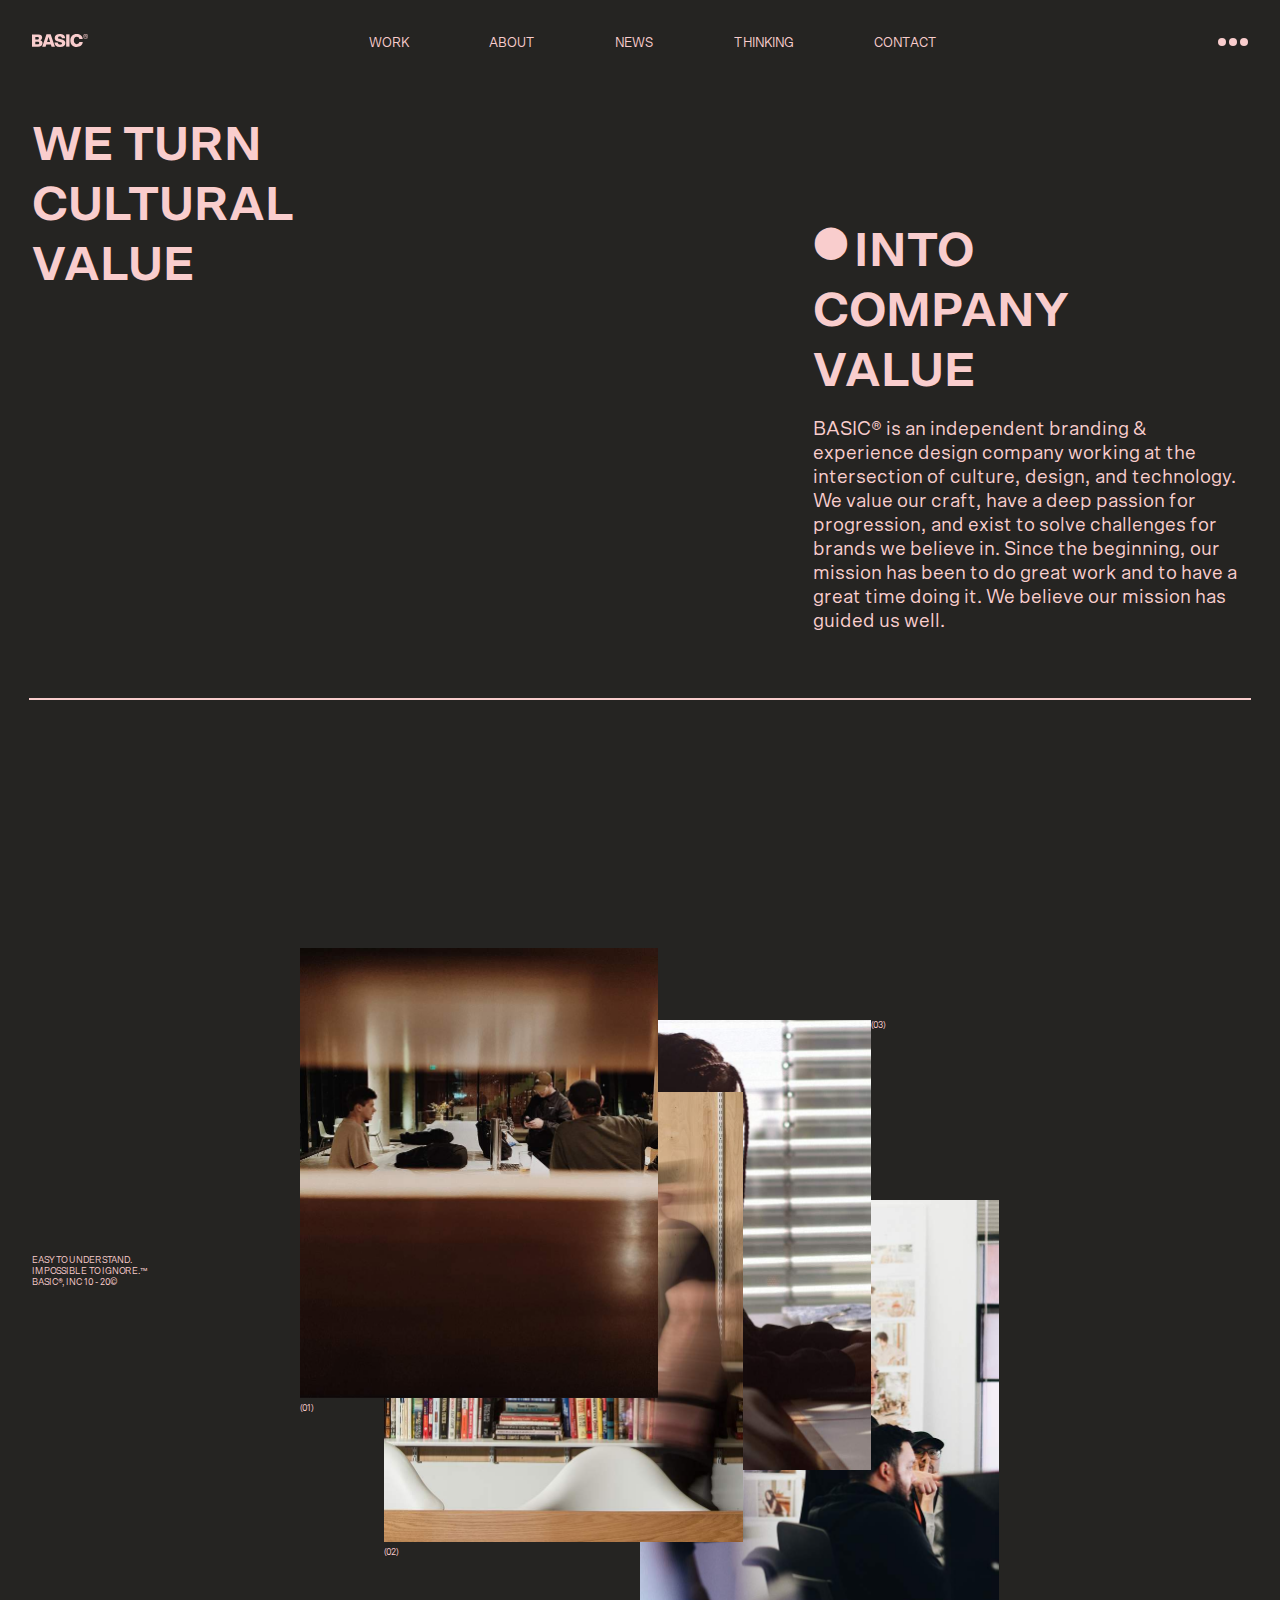
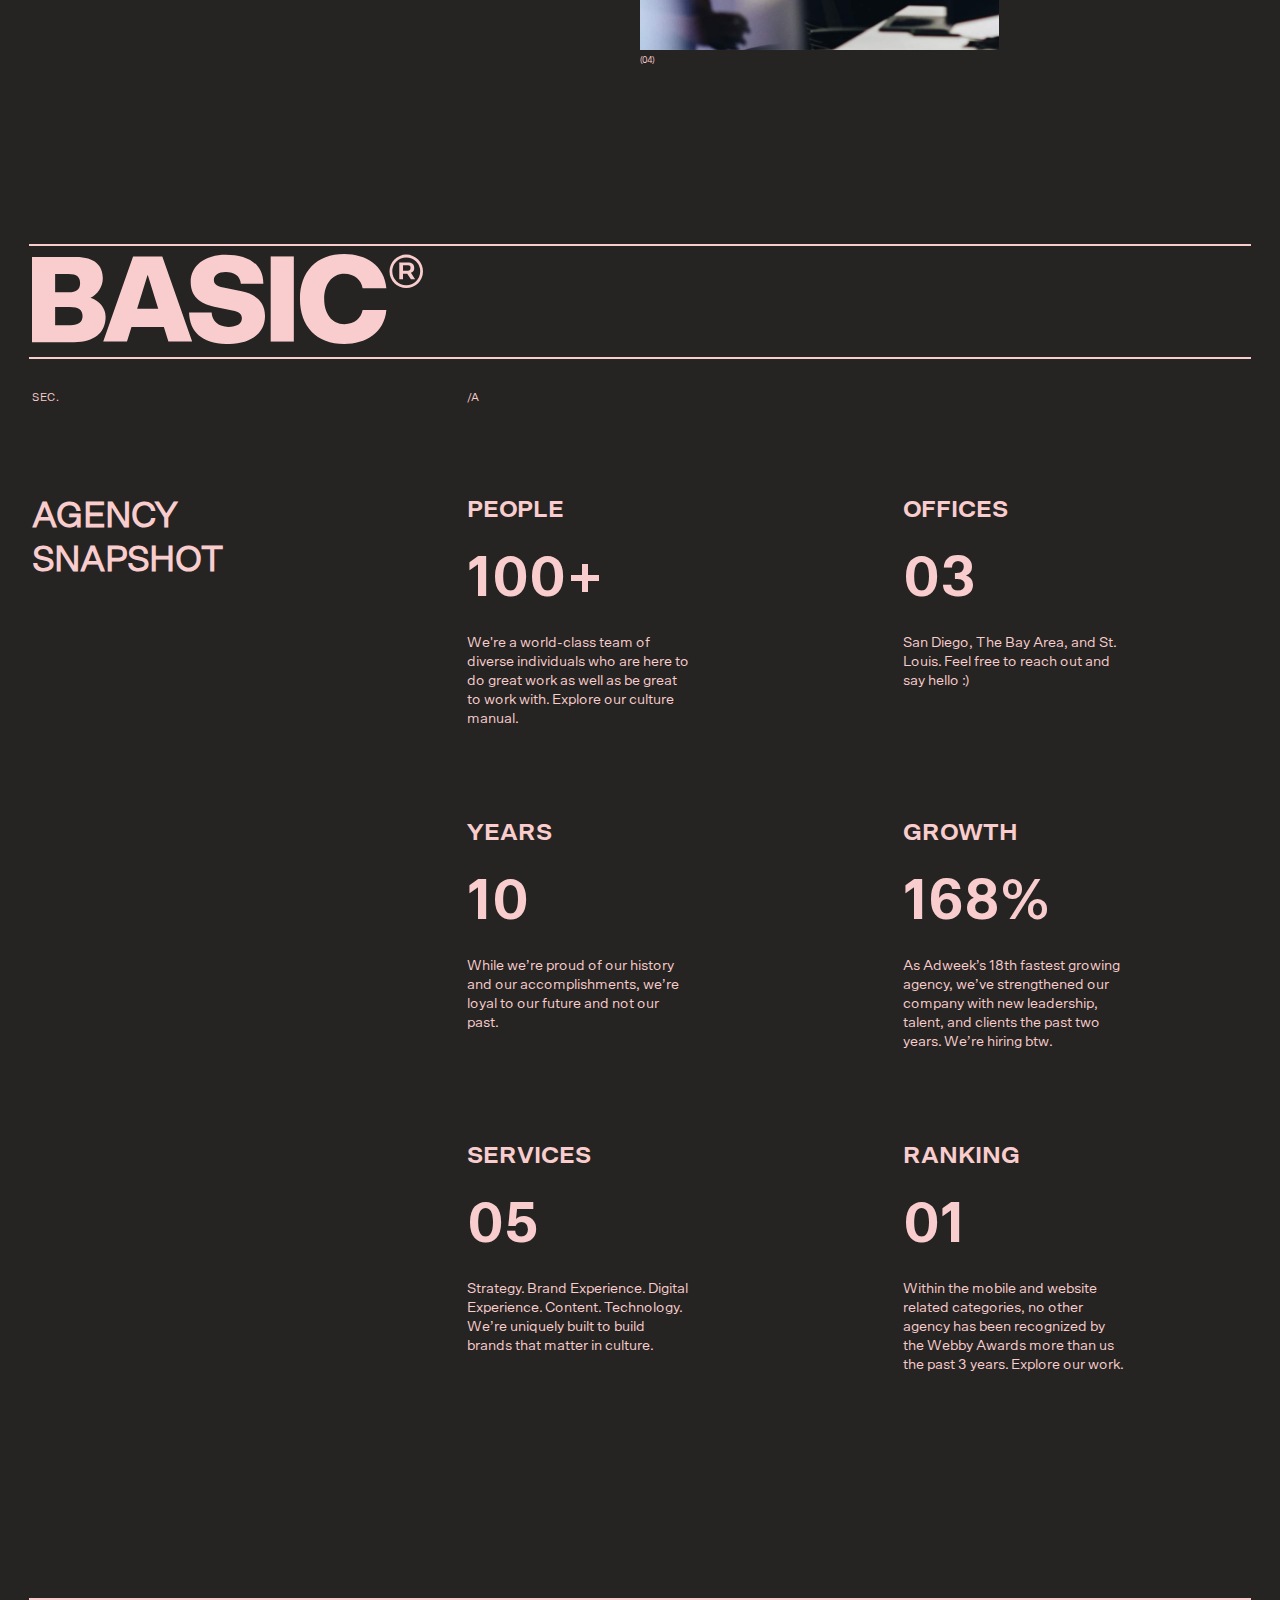
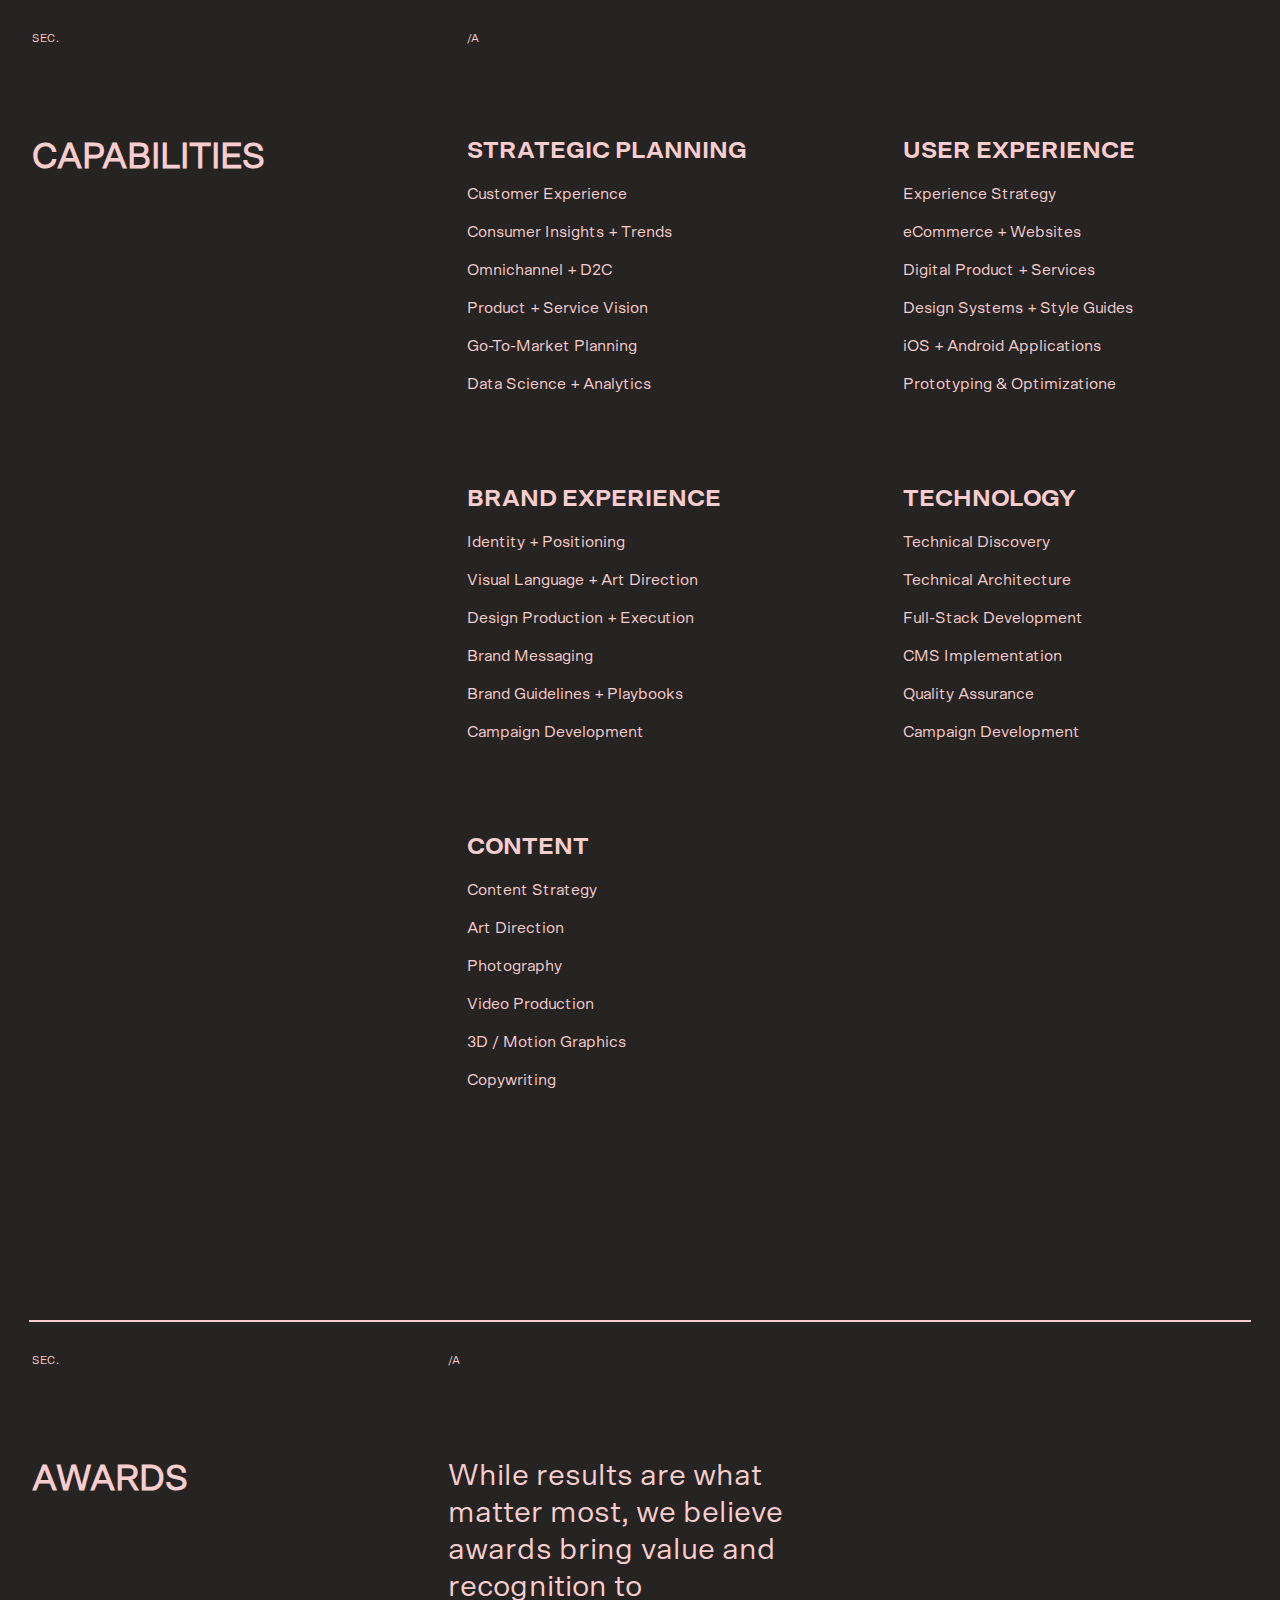
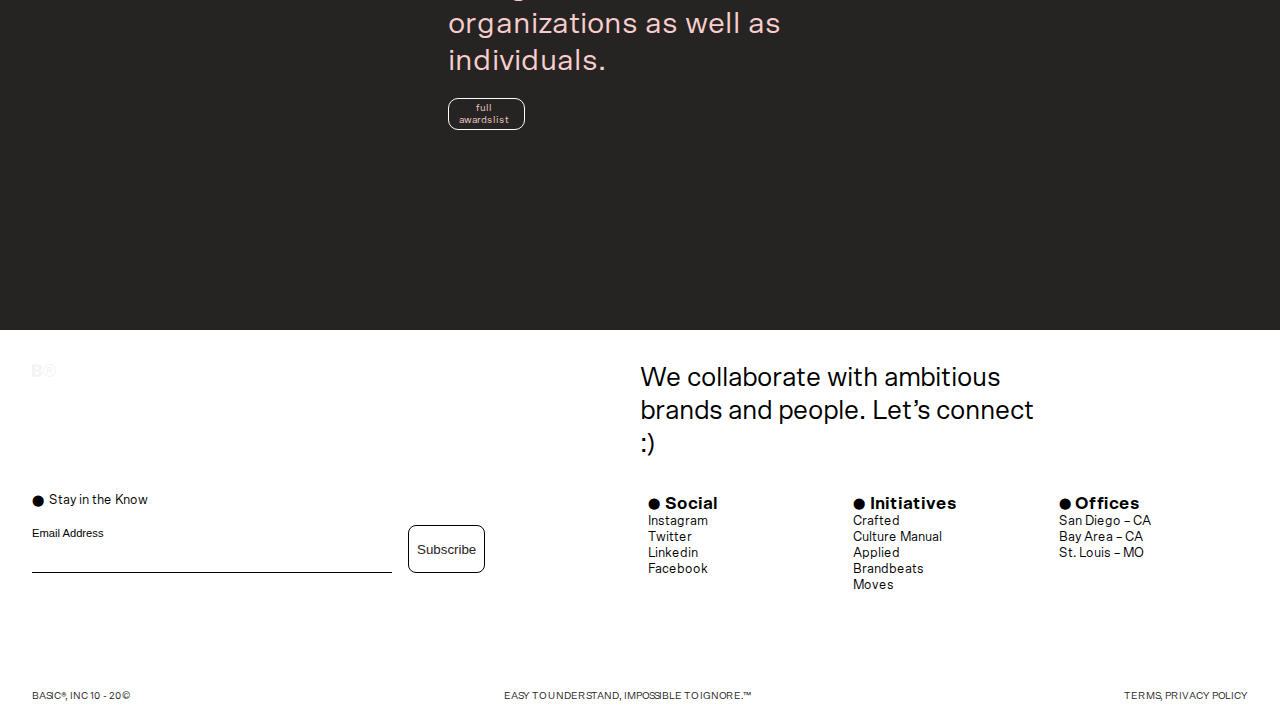
<file: pages/subpage1.html>
<!DOCTYPE html>
<html lang="en">

<head>
    <meta charset="UTF-8">
    <meta name="viewport" content="width=device-width, initial-scale=1.0">
    <title>Subpage02</title>
    <link rel="stylesheet" href="../assets/css/style.css">
    <link rel="stylesheet" href="../assets/css/subpage1.css">
    <script src="../assets/js/index.js" type="text/javascript"></script>
</head>

<body>
    <header>
        <nav>
            <div class="logo"><a href="../index.html"><img src="../assets/img/logo_pink.svg" alt=""></a></div>
            <ul>
                <li><a href="./subpage1.html">Work</a></li>
                <li><a href="./subpage2.html">About</a></li>
                <li><a href="./subpage3.html">News</a></li>
                <li><a href="./subpage4.html">Thinking</a></li>
                <li><a href="./subpage5.html">Contact</a></li>
            </ul>
            <div class="dots">
                <div></div>
                <div></div>
                <div></div>
            </div>
        </nav>
    </header>


    <main>
        <section class="cultural">
            <div class="value">
                <h1>We turn cultural value</h1>
            </div>
            <div class="into">
                <p class="intoHeadline">into</p>
                <h1>company value</h1>
                <p class="intoText">BASIC® is an independent branding & experience design company working at the
                    intersection of culture, design, and technology. We value our craft, have a deep passion for
                    progression, and exist to solve challenges for brands we believe in. Since the beginning, our
                    mission has been to do great work and to have a great time doing it. We believe our mission has
                    guided us well.</p>
            </div>
        </section>
        <div class="horizontal__LineFrame">
            <div class="horizontal__Line"></div>
            <section class="gallery">
        </div>
        <section class="gallery">
            <div class="galleryFrame">
                <p>EASY TO UNDERSTAND. IMPOSSIBLE TO IGNORE.™ BASIC®, INC 10 - 20©</p>
                <div class="pictures">
                    <div class="pictureOne">
                        <img src="../assets/img/About-Gallery_3.jpg" alt="">
                        <p class="nummbers">(01)</p>
                    </div>
                    <div class="pictureTwo">
                        <img src="../assets/img/About-Gallery_2.jpg" alt="">
                        <p class="nummbers">(02)</p>
                    </div>
                    <div class="pictureThree">
                        <img src="../assets/img/About-Gallery_4.jpg" alt="">
                        <p class="nummbers">(03)</p>
                    </div>
                    <div class="pictureFour">
                        <img src="../assets/img/About-Gallery_1.jpg" alt="">
                        <p class="nummbers">(04)</p>
                    </div>
                </div>
            </div>
        </section>
        </div>
        <div class="horizontal__LineFrame">
            <div class="horizontal__Line"></div>
        </div>
        <section class="basic">
            <img src="../assets/img/logo_pink.svg" alt="">
        </section>
        <div class="horizontal__LineFrame">
            <div class="horizontal__Line"></div>
        </div>
        <section class="agency">
            <p class="secTag">SEC.</p>
            <p class="aTag">/A</p>
            <h1 class="agencyHeadline">AGENCY SNAPSHOT</h1>
            <div class="people box">
                <h1>PEOPLE</h1>
                <p class="giantNummber">100+</p>
                <p class="cotegorieText">We're a world-class team of diverse individuals who are here to do
                    great
                    work
                    as well as be great to work with. Explore our culture manual.</p>
            </div>
            <div class="offices box">
                <h1>OFFICES</h1>
                <p class="giantNummber">03</p>
                <p class="cotegorieText">San Diego, The Bay Area, and St. Louis. Feel free to reach out and say hello :)
                </p>
            </div>
            <div class="years box">
                <h1>YEARS</h1>
                <p class="giantNummber">10</p>
                <p class="cotegorieText">While we’re proud of our history and our accomplishments, we’re loyal to our
                    future and not our past.</p>
            </div>
            <div class="growth box">
                <h1>GROWTH</h1>
                <p class="giantNummber">168%</p>
                <p class="cotegorieText">As Adweek’s 18th fastest growing agency, we’ve strengthened our company with
                    new leadership, talent, and clients the past two years. We’re hiring btw.</p>
            </div>
            <div class="services box">
                <h1>SERVICES</h1>
                <p class="giantNummber">05</p>
                <p class="cotegorieText">Strategy. Brand Experience. Digital Experience. Content. Technology. We’re
                    uniquely built to build brands that matter in culture.</p>
            </div>
            <div class="ranking box">
                <h1>RANKING</h1>
                <p class="giantNummber">01</p>
                <p class="cotegorieText">Within the mobile and website related categories, no other agency has been
                    recognized by the Webby Awards more than us the past 3 years. Explore our work.</p>
            </div>
        </section>
        <div class="horizontal__LineFrame">
            <div class="horizontal__Line"></div>
        </div>
        <section class="capabilities">
            <p class="secTag">SEC.</p>
            <p class="aTag">/A</p>
            <h1 class="capabilitesHeadline">CAPABILITIES</h1>
            <div class="strategic box">
                <h1>STRATEGIC PLANNING</h1>
                <p class="capabilitesText">Customer Experience</p>
                <p class="capabilitesText">Consumer Insights + Trends</p>
                <p class="capabilitesText">Omnichannel + D2C</p>
                <p class="capabilitesText">Product + Service Vision</p>
                <p class="capabilitesText">Go-To-Market Planning</p>
                <p class="capabilitesText">Data Science + Analytics</p>
            </div>
            <div class="user box">
                <h1>USER EXPERIENCE</h1>
                <p class="capabilitesText">Experience Strategy</p>
                <p class="capabilitesText">eCommerce + Websites</p>
                <p class="capabilitesText">Digital Product + Services</p>
                <p class="capabilitesText">Design Systems + Style Guides</p>
                <p class="capabilitesText">iOS + Android Applications</p>
                <p class="capabilitesText">Prototyping & Optimizatione</p>
            </div>
            <div class="brand box">
                <h1>BRAND EXPERIENCE</h1>
                <p class="capabilitesText">Identity + Positioning</p>
                <p class="capabilitesText">Visual Language + Art Direction</p>
                <p class="capabilitesText">Design Production + Execution</p>
                <p class="capabilitesText">Brand Messaging</p>
                <p class="capabilitesText">Brand Guidelines + Playbooks</p>
                <p class="capabilitesText">Campaign Development</p>
            </div>
            <div class="technology box">
                <h1>TECHNOLOGY</h1>
                <p class="capabilitesText">Technical Discovery</p>
                <p class="capabilitesText">Technical Architecture</p>
                <p class="capabilitesText">Full-Stack Development</p>
                <p class="capabilitesText">CMS Implementation</p>
                <p class="capabilitesText">Quality Assurance</p>
                <p class="capabilitesText">Campaign Development</p>
            </div>
            <div class="content box">
                <h1>CONTENT</h1>
                <p class="capabilitesText">Content Strategy</p>
                <p class="capabilitesText">Art Direction</p>
                <p class="capabilitesText">Photography</p>
                <p class="capabilitesText">Video Production</p>
                <p class="capabilitesText">3D / Motion Graphics</p>
                <p class="capabilitesText">Copywriting</p>
            </div>
        </section>
        <div class="horizontal__LineFrame">
            <div class="horizontal__Line"></div>
        </div>
        <section class="awards">
            <p class="secTag">SEC.</p>
            <p class="aTag">/A</p>
            <h1 class="awardsHeadline">AWARDS</h1>
            <div class="awardsText box">
                <p>While results are what matter most, we believe awards bring value and recognition to organizations as
                    well as individuals.
                </p>
                <a href="#">full awardslist</a>
            </div>
        </section>
    </main>
    <footer>
        <section class="footer__Top">
            <div class="logo__Footer"><img src="../assets/img/footer-logo.svg" alt=""></div>
            <p class="footer__Headline">We collaborate with ambitious brands and people. <span
                    class="footer__Connect">Let’s connect :) </span></p>
        </section>
        <section class="footer__Mid">
            <div class="newsletter">
                <p class="footer__NewsletterLabel">Stay in the Know</p>
                <form class="footer__NewsletterForm">
                    <input type="email" name="mail" id="" required placeholder="Email Address">
                    <input type="submit" value="Subscribe" name="subscribeButton" id="newsletterButton">
                </form>
            </div>
            <div class="socials">
                <p class="socials__Header footer__ListHeaders">Social</p>
                <ul class="footer__List footer__Socials">
                    <li><a href="#">Instagram</a></li>
                    <li><a href="#">Twitter</a></li>
                    <li><a href="#">Linkedin</a></li>
                    <li><a href="#">Facebook</a></li>
                </ul>
            </div>
            <div class="initiatives">
                <p class="initiatives__Header footer__ListHeaders">Initiatives</p>
                <ul class="footer__List footer__Initiatives">
                    <li><a href="#">Crafted</a></li>
                    <li><a href="#">Culture Manual</a></li>
                    <li><a href="#">Applied</a></li>
                    <li><a href="#">Brandbeats</a></li>
                    <li><a href="#">Moves</a></li>
                </ul>
            </div>
            <div class="offices">
                <p class="offices__Header footer__ListHeaders">Offices</p>
                <ul class="footer__List footer__Offices">
                    <li><a href="#">San Diego – CA</a></li>
                    <li><a href="#">Bay Area – CA</a></li>
                    <li><a href="#">St. Louis – MO</a></li>
                </ul>
            </div>

        </section>

        <section class="footer__Bottom">
            <p>BASIC®, INC 10 - 20©</p>
            <p>EASY TO UNDERSTAND, IMPOSSIBLE TO IGNORE.™</p>
            <p>TERMS, PRIVACY POLICY</p>
        </section>
    </footer>
</body>

</html>
</file>
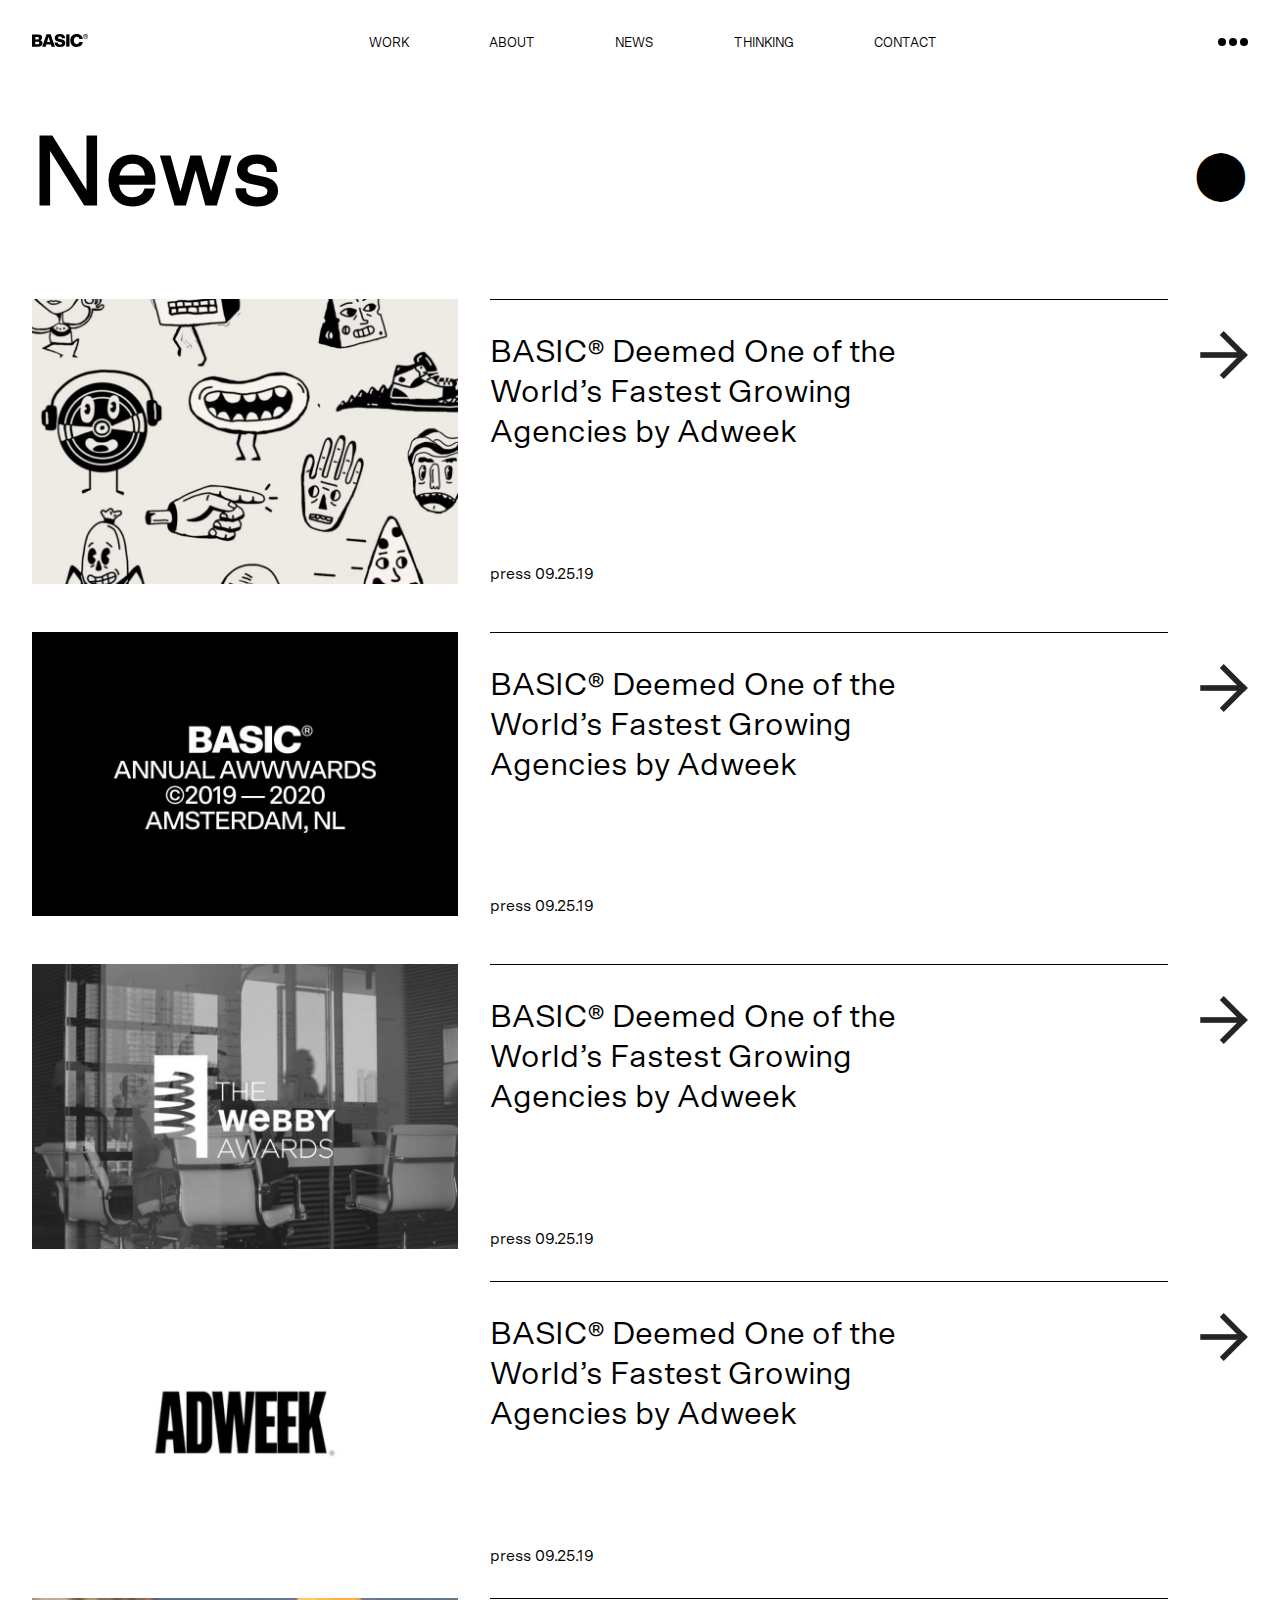
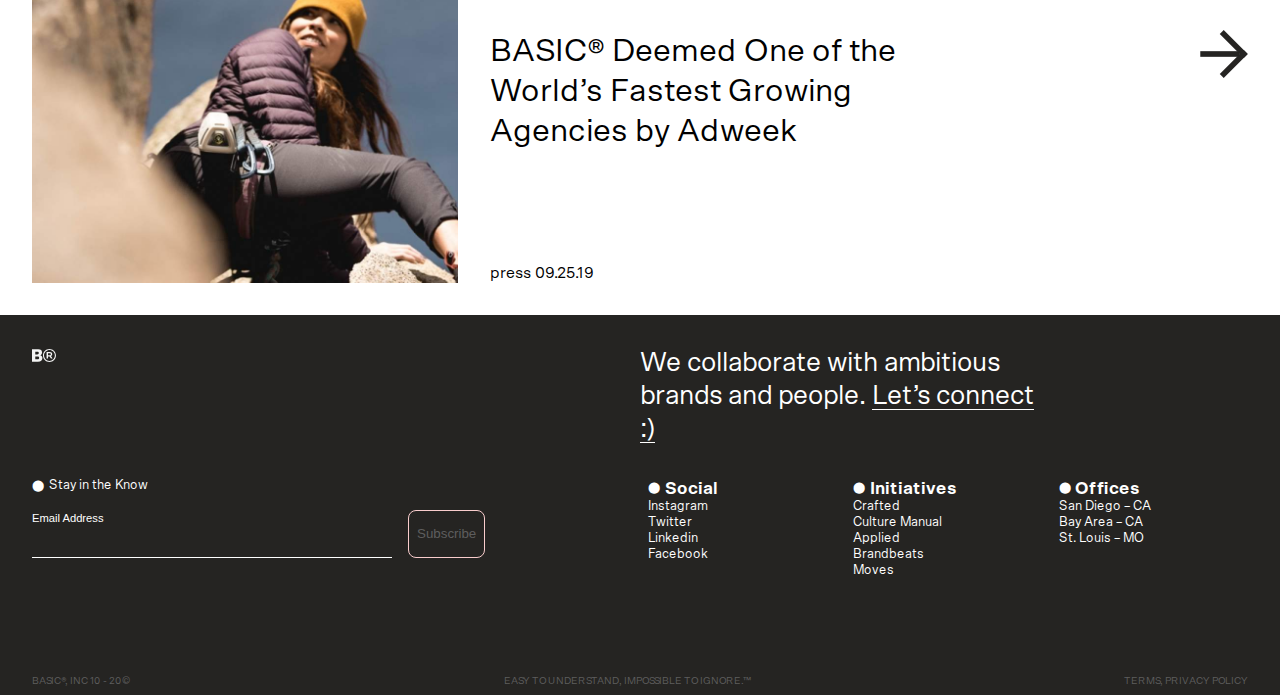
<file: pages/subpage3.html>
<!DOCTYPE html>
<html lang="en">

<head>
    <meta charset="UTF-8">
    <meta name="viewport" content="width=device-width, initial-scale=1.0">
    <title>Subpage03</title>
    <link rel="stylesheet" href="../assets/css/style.css">
    <link rel="stylesheet" href="../assets/css/subpage3.css">
    <script src="../assets/js/index.js" type="text/javascript"></script>
</head>

<body>
    <header>
        <nav>
            <div class="logo"><a href="../index.html"><img src="../assets/img/logo.svg" alt=""></a></div>
            <ul>
                <li><a href="./subpage1.html">Work</a></li>
                <li><a href="./subpage2.html">About</a></li>
                <li><a href="./subpage3.html">News</a></li>
                <li><a href="./subpage4.html">Thinking</a></li>
                <li><a href="./subpage5.html">Contact</a></li>
            </ul>
            <div class="dots">
                <div></div>
                <div></div>
                <div></div>
            </div>
        </nav>
    </header>


    <main>
        <section class="news">
            <div class="news__Frame">
                <h1 class="news__Heading">News</h1>
                <p class="news__Dot">⬤</p>
            </div>
        </section>

        <section class="featured">
            <div class="featured__Frame">
                <div class="featured__One">
                    <img src="../assets/img/news1.jpg" alt="" class="featured__OneImage">
                    <div class="featured__OneInfo">
                        <p class="featured__OneText">BASIC® Deemed One of the World’s Fastest Growing Agencies by Adweek
                        </p>
                        <p class="featured__OneDate">press 09.25.19</p>
                    </div>
                    <div class="featured__Arrow"><img src="../assets/img/arrow-black.svg" alt="" class="arrow__Image">
                    </div>
                </div>
            </div>

            <div class="featured__Frame">
                <div class="featured__One">
                    <img src="../assets/img/news2.jpg" alt="" class="featured__OneImage">
                    <div class="featured__OneInfo">
                        <p class="featured__OneText">BASIC® Deemed One of the World’s Fastest Growing Agencies by Adweek
                        </p>
                        <p class="featured__OneDate">press 09.25.19</p>
                    </div>
                    <div class="featured__Arrow"><img src="../assets/img/arrow-black.svg" alt="" class="arrow__Image">
                    </div>
                </div>
            </div>

            <div class="featured__Frame">
                <div class="featured__One">
                    <img src="../assets/img/news3.jpg" alt="" class="featured__OneImage">
                    <div class="featured__OneInfo">
                        <p class="featured__OneText">BASIC® Deemed One of the World’s Fastest Growing Agencies by Adweek
                        </p>
                        <p class="featured__OneDate">press 09.25.19</p>
                    </div>
                    <div class="featured__Arrow"><img src="../assets/img/arrow-black.svg" alt="" class="arrow__Image">
                    </div>
                </div>

                <div class="featured__Frame">
                    <div class="featured__One">
                        <img src="../assets/img/Adweek.jpg" alt="" class="featured__OneImage">
                        <div class="featured__OneInfo">
                            <p class="featured__OneText">BASIC® Deemed One of the World’s Fastest Growing Agencies by
                                Adweek
                            </p>
                            <p class="featured__OneDate">press 09.25.19</p>
                        </div>
                        <div class="featured__Arrow"><img src="../assets/img/arrow-black.svg" alt=""
                                class="arrow__Image"></div>
                    </div>

                    <div class="featured__Frame">
                        <div class="featured__One">
                            <img src="../assets/img/Furrion-Partnership.jpg" alt="" class="featured__OneImage">
                            <div class="featured__OneInfo">
                                <p class="featured__OneText">BASIC® Deemed One of the World’s Fastest Growing Agencies
                                    by Adweek
                                </p>
                                <p class="featured__OneDate">press 09.25.19</p>
                            </div>
                            <div class="featured__Arrow"><img src="../assets/img/arrow-black.svg" alt=""
                                    class="arrow__Image"></div>
                        </div>
                    </div>
        </section>
    </main>


    <footer>
        <section class="footer__Top">
            <div class="logo__Footer"><img src="../assets/img/footer-logo.svg" alt=""></div>
            <p class="footer__Headline">We collaborate with ambitious brands and people. <span
                    class="footer__Connect">Let’s connect :) </span></p>
        </section>

        <section class="footer__Mid">

            <div class="newsletter">
                <p class="footer__NewsletterLabel">Stay in the Know</p>
                <form class="footer__NewsletterForm">
                    <input type="email" name="mail" id="" required placeholder="Email Address">
                    <input type="submit" value="Subscribe" name="subscribeButton" id="newsletterButton">
                </form>
            </div>

            <div class="socials">
                <p class="socials__Header footer__ListHeaders">Social</p>
                <ul class="footer__List footer__Socials">
                    <li><a href="#">Instagram</a></li>
                    <li><a href="#">Twitter</a></li>
                    <li><a href="#">Linkedin</a></li>
                    <li><a href="#">Facebook</a></li>
                </ul>
            </div>

            <div class="initiatives">
                <p class="initiatives__Header footer__ListHeaders">Initiatives</p>
                <ul class="footer__List footer__Initiatives">
                    <li><a href="#">Crafted</a></li>
                    <li><a href="#">Culture Manual</a></li>
                    <li><a href="#">Applied</a></li>
                    <li><a href="#">Brandbeats</a></li>
                    <li><a href="#">Moves</a></li>
                </ul>
            </div>

            <div class="offices">
                <p class="offices__Header footer__ListHeaders">Offices</p>
                <ul class="footer__List footer__Offices">
                    <li><a href="#">San Diego – CA</a></li>
                    <li><a href="#">Bay Area – CA</a></li>
                    <li><a href="#">St. Louis – MO</a></li>
                </ul>
            </div>

        </section>

        <section class="footer__Bottom">
            <p>BASIC®, INC 10 - 20©</p>
            <p>EASY TO UNDERSTAND, IMPOSSIBLE TO IGNORE.™</p>
            <p>TERMS, PRIVACY POLICY</p>
        </section>
    </footer>
</body>

</html>
</file>
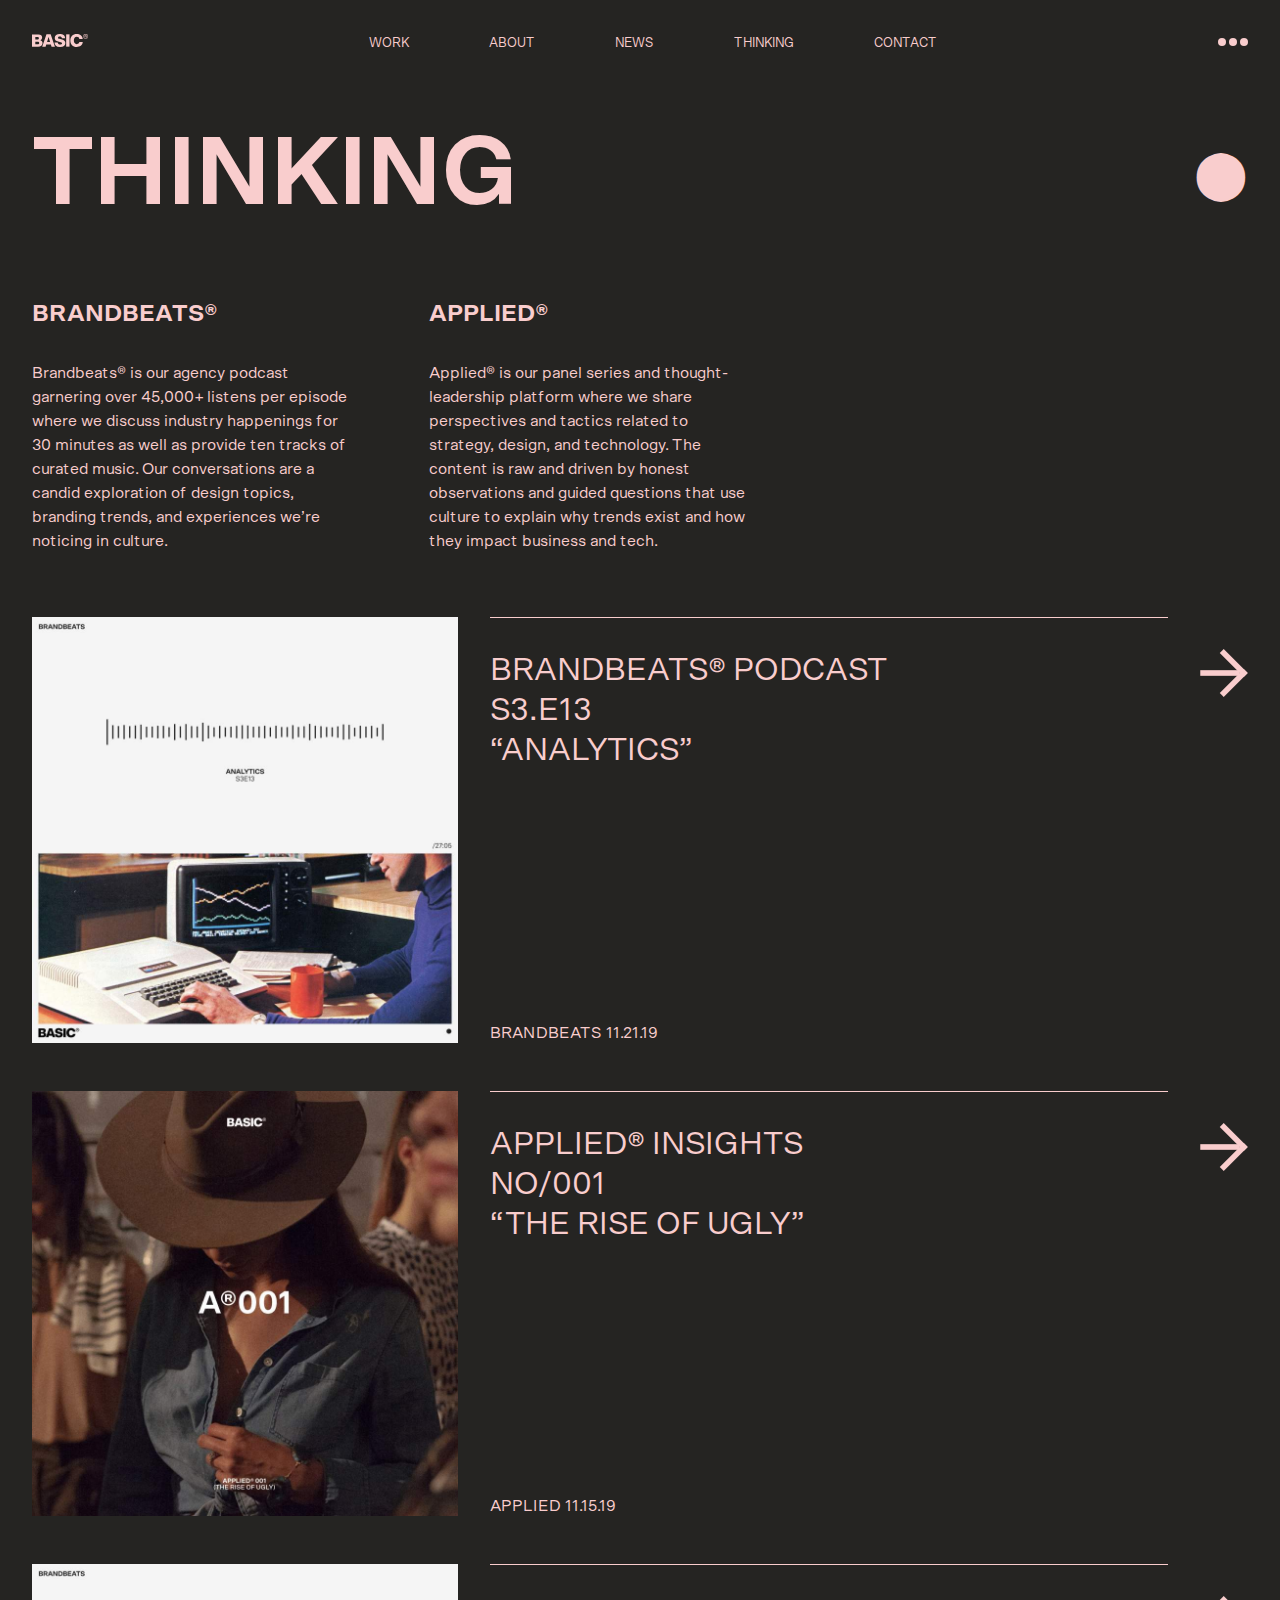
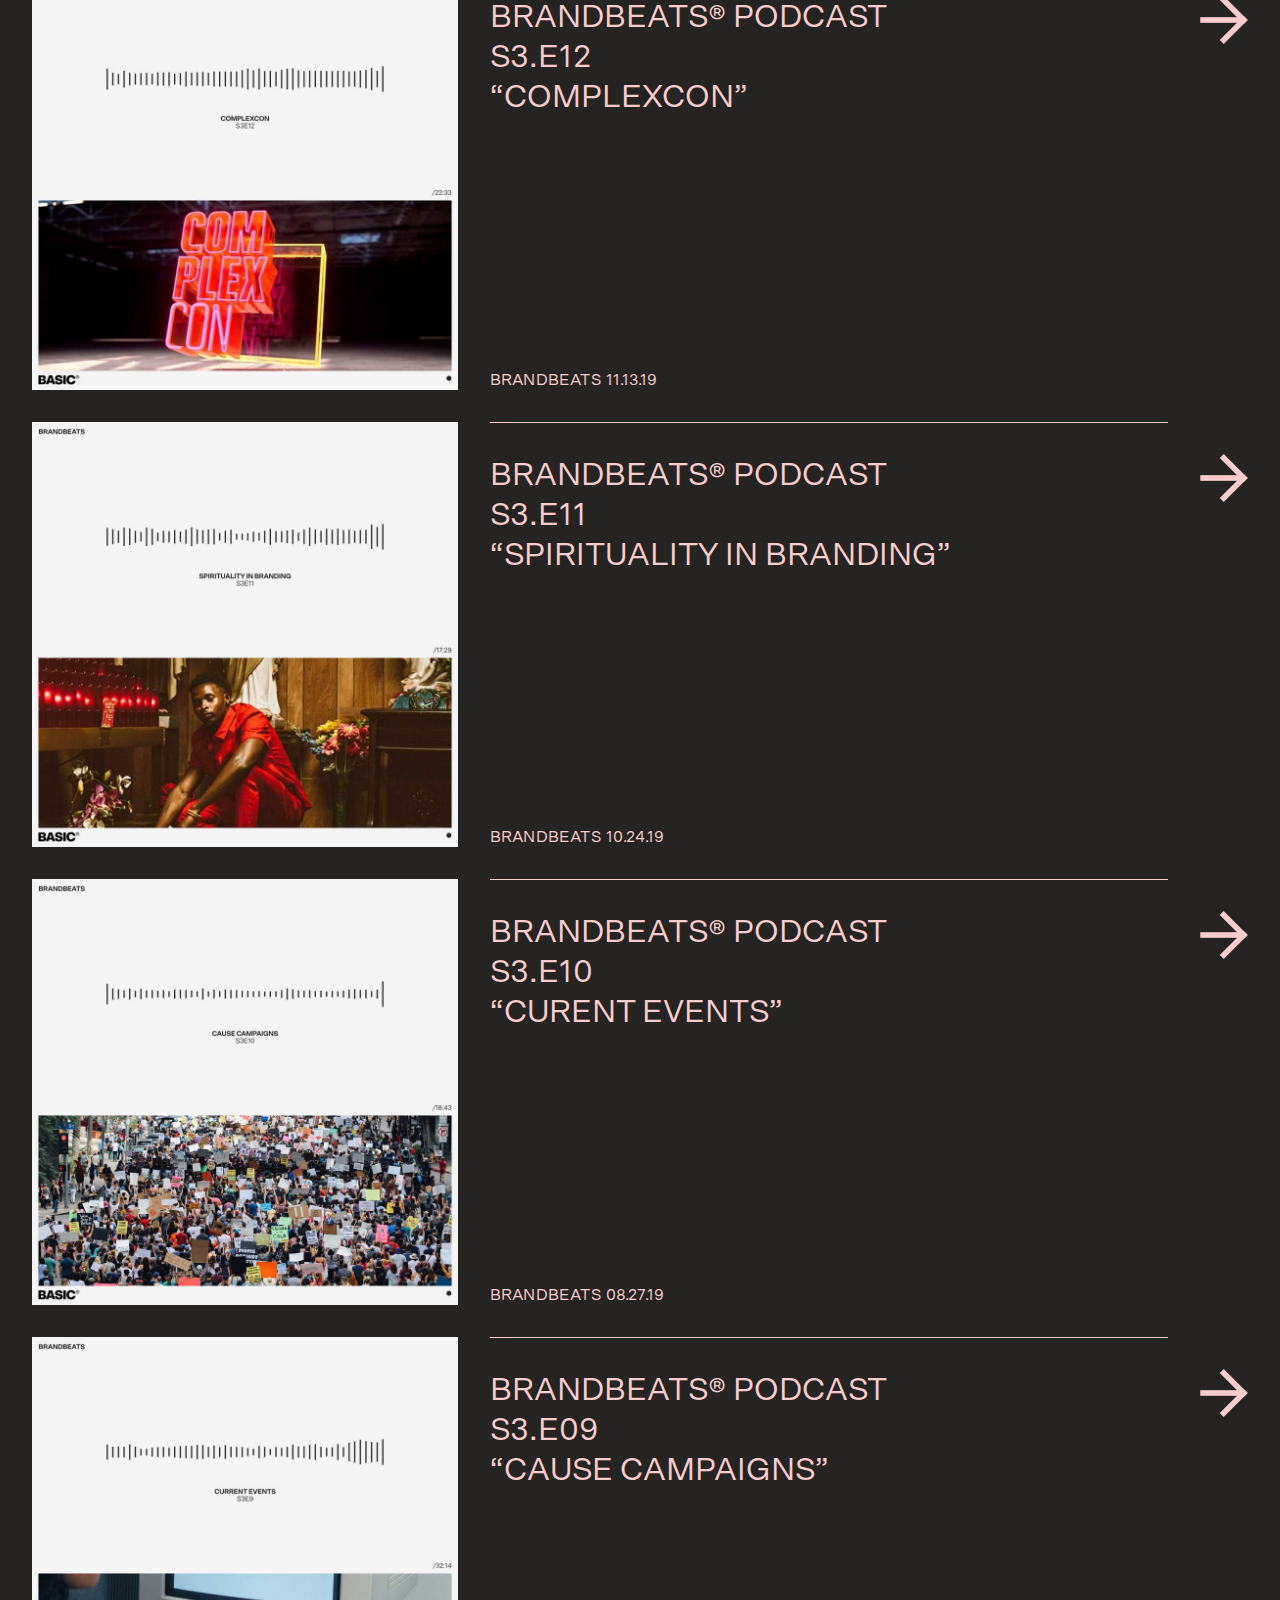
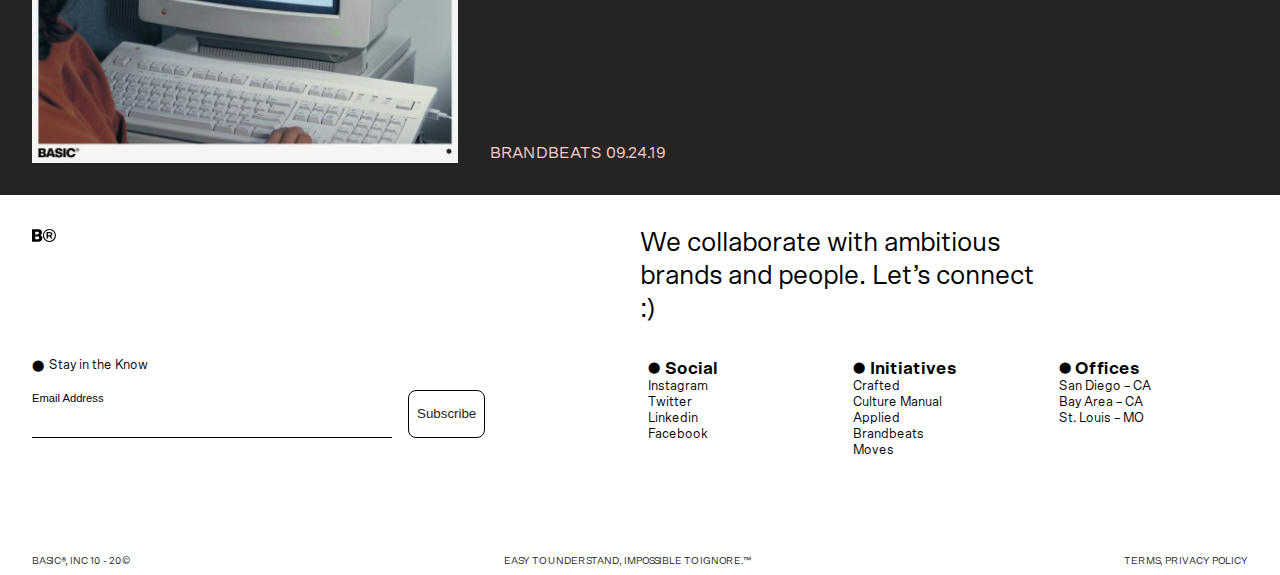
<file: pages/subpage4.html>
<!DOCTYPE html>
<html lang="en">
<head>
    <meta charset="UTF-8">
    <meta name="viewport" content="width=device-width, initial-scale=1.0">
    <title>Subpage04</title>
    <link rel="stylesheet" href="../assets/css/style.css">
    <link rel="stylesheet" href="../assets/css/subpage4.css">
    <script src="../assets/js/index.js" type="text/javascript"></script>
</head>
<body>
    <header>
        <nav>
            <div class="logo"><a href="../index.html"><img src="../assets/img/logo_pink.svg" alt=""></a></div>
            <ul>
                <li><a href="./subpage1.html">Work</a></li>
                <li><a href="./subpage2.html">About</a></li>
                <li><a href="./subpage3.html">News</a></li>
                <li><a href="./subpage4.html">Thinking</a></li>
                <li><a href="./subpage5.html">Contact</a></li>
            </ul>
            <div class="dots">
                <div></div>
                <div></div>
                <div></div>
            </div>
        </nav>
    </header>


    <main>
        <section class="thinking">
            <div class="thinking__Frame">
                <h1 class="thinking__Heading">Thinking</h1>
                <p class="thinking__Dot">⬤</p>
            </div>
        </section>

        <section class="info">
            <div class="brandbeats">
                <p class="brandbeats__Headline">BRANDBEATS®</p>
                <p class="brandbeats__Info">Brandbeats® is our agency podcast garnering over 45,000+ listens per episode where we discuss industry happenings for 30 minutes as well as provide ten tracks of curated music. Our conversations are a candid exploration of design topics, branding trends, and experiences we’re noticing in culture.</p>
            </div>
            <div class="applied">
                <p class="applied__Headline">APPLIED®</p>
                <p class="applied__Info">Applied® is our panel series and thought-leadership platform where we share perspectives and tactics related to strategy, design, and technology. The content is raw and driven by honest observations and guided questions that use culture to explain why trends exist and how they impact business and tech.</p>
            </div>
            <div class="spacer"></div>
        </section>

        <section class="featured">
            <div class="featured__Frame">
                <div class="featured__One">
                    <img src="../assets/img/think1.jpg" alt="" class="featured__OneImage">
                    <div class="featured__OneInfo">
                        <p class="featured__OneText">BRANDBEATS® PODCAST<br>
                            S3.E13<br>“ANALYTICS”</p>
                        <p class="featured__OneDate">BRANDBEATS 11.21.19</p>
                    </div>
                    <div class="featured__Arrow"><img src="../assets/img/arrow.svg" alt="" class="arrow__Image">
                    </div>
                </div>
            </div>

            <div class="featured__Frame">
                <div class="featured__One">
                    <img src="../assets/img/think2.jpg" alt="" class="featured__OneImage">
                    <div class="featured__OneInfo">
                        <p class="featured__OneText">APPLIED® INSIGHTS<br>NO/001<br>“THE RISE OF UGLY”
                        </p>
                        <p class="featured__OneDate">APPLIED 11.15.19</p>
                    </div>
                    <div class="featured__Arrow"><img src="../assets/img/arrow.svg" alt="" class="arrow__Image">
                    </div>
                </div>
            </div>

            <div class="featured__Frame">
                <div class="featured__One">
                    <img src="../assets/img/think3.jpg" alt="" class="featured__OneImage">
                    <div class="featured__OneInfo">
                        <p class="featured__OneText">BRANDBEATS® PODCAST<br>S3.E12<br>“COMPLEXCON”
                        </p>
                        <p class="featured__OneDate">BRANDBEATS 11.13.19</p>
                    </div>
                    <div class="featured__Arrow"><img src="../assets/img/arrow.svg" alt="" class="arrow__Image">
                    </div>
                </div>

                <div class="featured__Frame">
                    <div class="featured__One">
                        <img src="../assets/img/think4.jpg" alt="" class="featured__OneImage">
                        <div class="featured__OneInfo">
                            <p class="featured__OneText">BRANDBEATS® PODCAST<br>S3.E11<br> “SPIRITUALITY IN BRANDING”
                            </p>
                            <p class="featured__OneDate">BRANDBEATS 10.24.19</p>
                        </div>
                        <div class="featured__Arrow"><img src="../assets/img/arrow.svg" alt=""
                                class="arrow__Image"></div>
                    </div>

                    <div class="featured__Frame">
                        <div class="featured__One">
                            <img src="../assets/img/think5.jpg" alt="" class="featured__OneImage">
                            <div class="featured__OneInfo">
                                <p class="featured__OneText">BRANDBEATS® PODCAST<br>S3.E10<br>“CURENT EVENTS”
                                </p>
                                <p class="featured__OneDate">BRANDBEATS 08.27.19</p>
                            </div>
                            <div class="featured__Arrow"><img src="../assets/img/arrow.svg" alt=""
                                    class="arrow__Image"></div>
                        </div>
                    </div>

                    <div class="featured__Frame">
                        <div class="featured__One">
                            <img src="../assets/img/think6.jpg" alt="" class="featured__OneImage">
                            <div class="featured__OneInfo">
                                <p class="featured__OneText">BRANDBEATS® PODCAST<br>S3.E09<br>“CAUSE CAMPAIGNS”
                                </p>
                                <p class="featured__OneDate">BRANDBEATS 09.24.19</p>
                            </div>
                            <div class="featured__Arrow"><img src="../assets/img/arrow.svg" alt=""
                                    class="arrow__Image"></div>
                        </div>
                    </div>

        </section>

    </main>


    <footer>
        <section class="footer__Top">
            <div class="logo__Footer"><img src="../assets/img/footer-logo-bg-white.svg" alt=""></div>
            <p class="footer__Headline">We collaborate with ambitious brands and people. <span
                    class="footer__Connect">Let’s connect :) </span></p>
        </section>

        <section class="footer__Mid">

            <div class="newsletter">
                <p class="footer__NewsletterLabel">Stay in the Know</p>
                <form class="footer__NewsletterForm">
                    <input type="email" name="mail" id="" required placeholder="Email Address">
                    <input type="submit" value="Subscribe" name="subscribeButton" id="newsletterButton">
                </form>
            </div>

            <div class="socials">
                <p class="socials__Header footer__ListHeaders">Social</p>
                <ul class="footer__List footer__Socials">
                    <li><a href="#">Instagram</a></li>
                    <li><a href="#">Twitter</a></li>
                    <li><a href="#">Linkedin</a></li>
                    <li><a href="#">Facebook</a></li>
                </ul>
            </div>

            <div class="initiatives">
                <p class="initiatives__Header footer__ListHeaders">Initiatives</p>
                <ul class="footer__List footer__Initiatives">
                    <li><a href="#">Crafted</a></li>
                    <li><a href="#">Culture Manual</a></li>
                    <li><a href="#">Applied</a></li>
                    <li><a href="#">Brandbeats</a></li>
                    <li><a href="#">Moves</a></li>
                </ul>
            </div>

            <div class="offices">
                <p class="offices__Header footer__ListHeaders">Offices</p>
                <ul class="footer__List footer__Offices">
                    <li><a href="#">San Diego – CA</a></li>
                    <li><a href="#">Bay Area – CA</a></li>
                    <li><a href="#">St. Louis – MO</a></li>
                </ul>
            </div>

        </section>

        <section class="footer__Bottom">
            <p>BASIC®, INC 10 - 20©</p>
            <p>EASY TO UNDERSTAND, IMPOSSIBLE TO IGNORE.™</p>
            <p>TERMS, PRIVACY POLICY</p>
        </section>
    </footer>
</body>
</html>
</file>
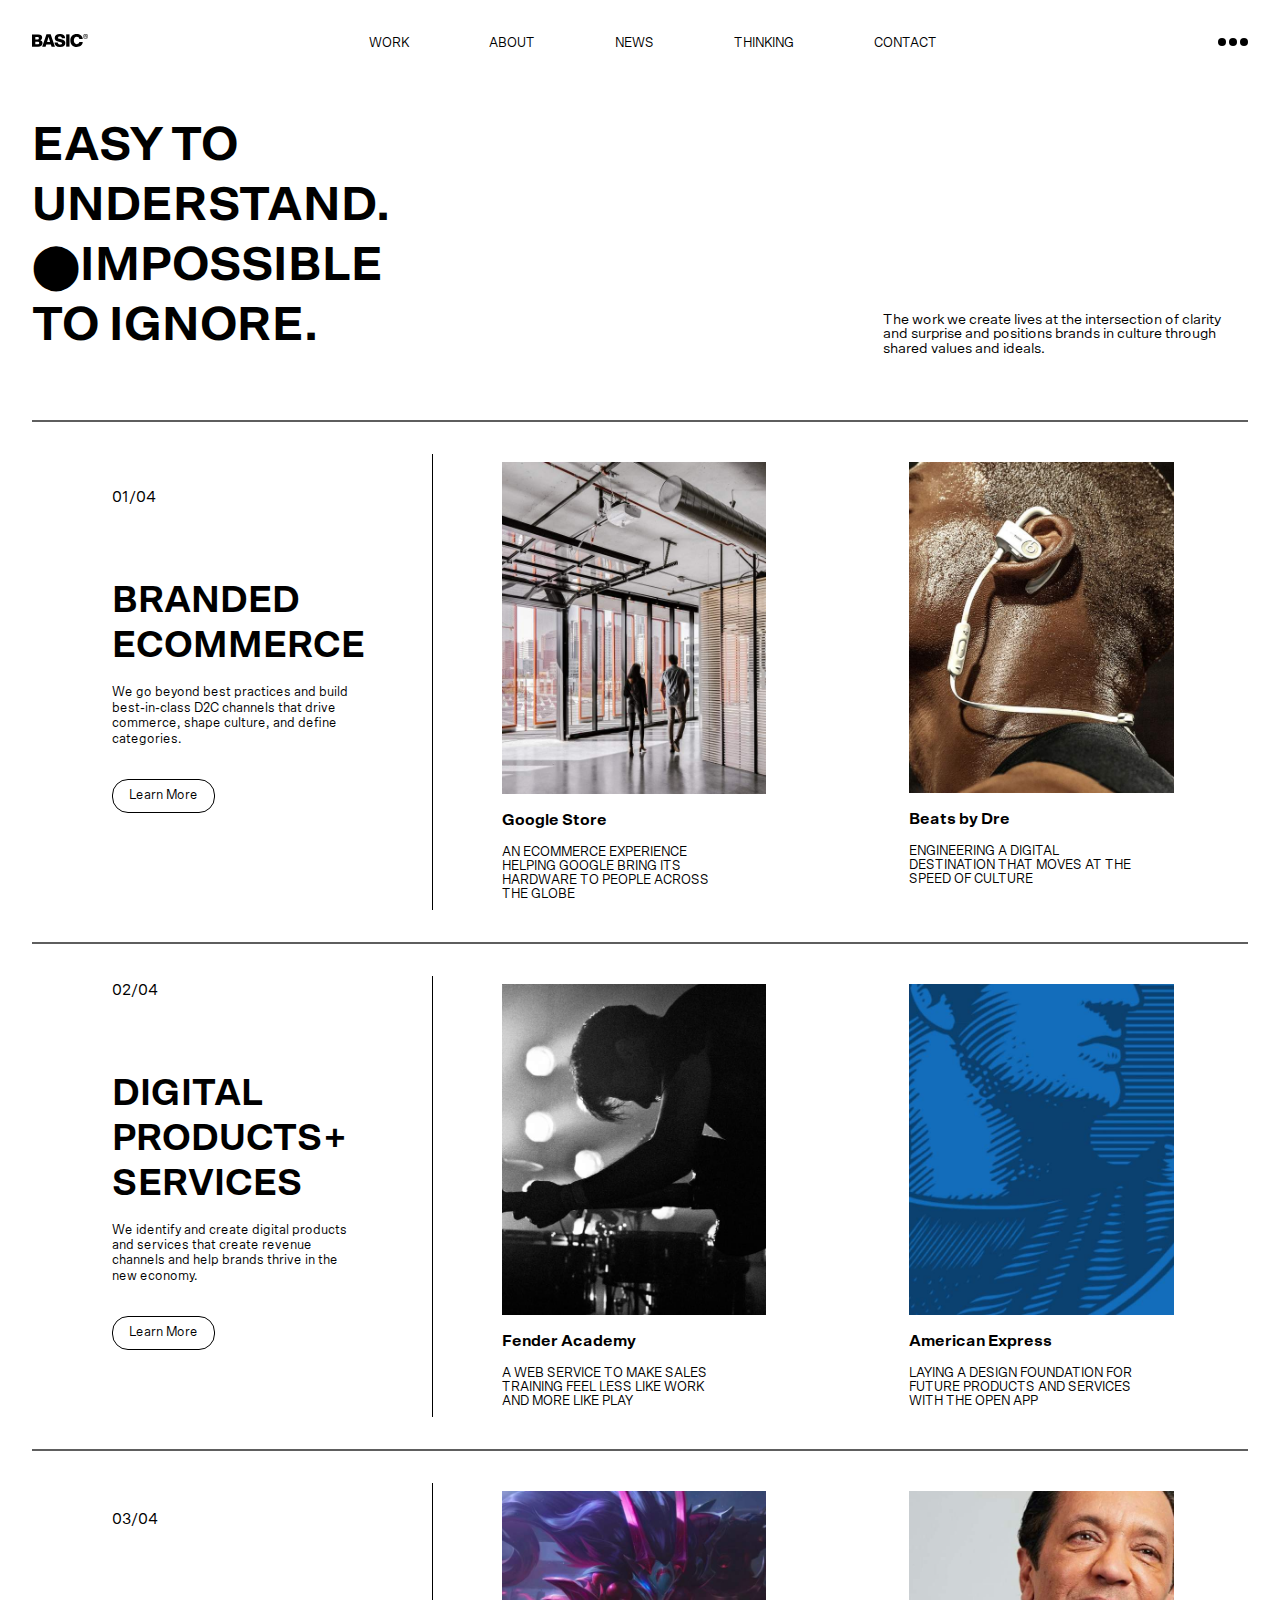
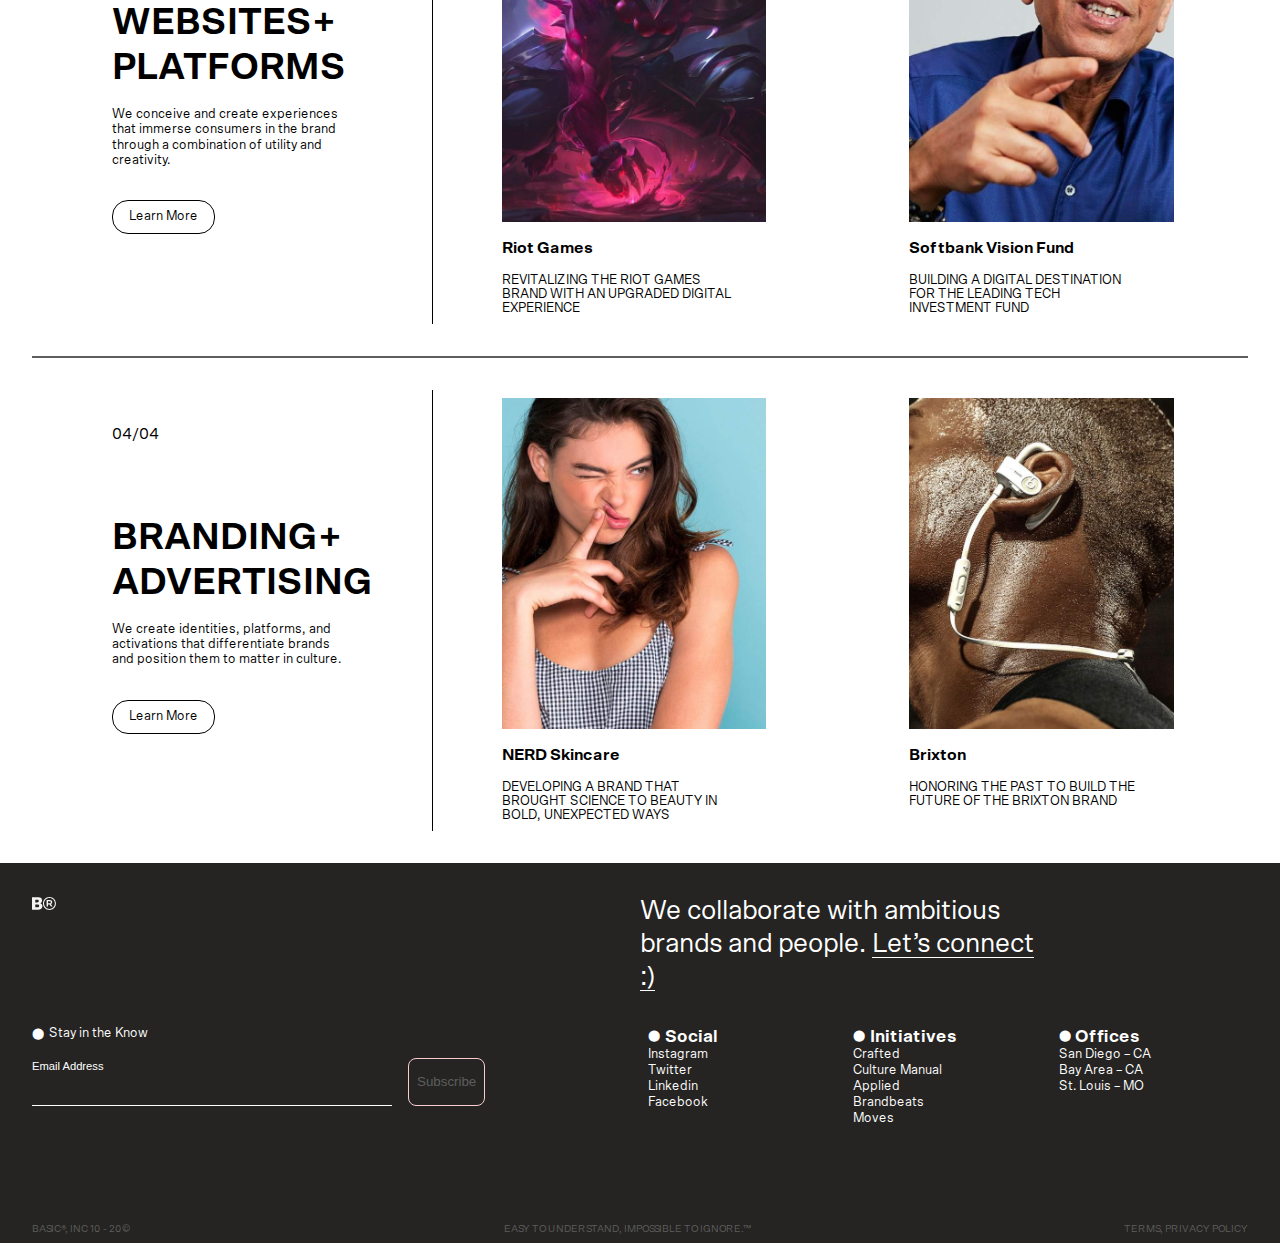
<file: pages/subpage5.html>
<!DOCTYPE html>
<html lang="en">
<head>
    <meta charset="UTF-8">
    <meta name="viewport" content="width=device-width, initial-scale=1.0">
    <title>Subpage05</title>
    <link rel="stylesheet" href="../assets/css/style.css">
    <link rel="stylesheet" href="../assets/css/subpage5.css">
    <script src="../assets/js/index.js" type="text/javascript"></script>
</head>
<body>
    <header>
        <nav>
            <div class="logo"><a href="../index.html"><img src="../assets/img/logo.svg" alt=""></a></div>
            <ul>
                <li><a href="./subpage1.html">Work</a></li>
                <li><a href="./subpage2.html">About</a></li>
                <li><a href="./subpage3.html">News</a></li>
                <li><a href="./subpage4.html">Thinking</a></li>
                <li><a href="./subpage5.html">Contact</a></li>
            </ul>
            <div class="dots">
                <div></div>
                <div></div>
                <div></div>
            </div>
        </nav>
    </header>


    <main>
        <section class="easy__to">
            <h1>Easy to understand. <span>⬤</span>Impossible to Ignore.</h1>
            <p>The work we create lives at the intersection of clarity and surprise and positions brands in culture through shared values and ideals.</p>
        </section>
        <section class="grid">
            <div class="horizontal__LineFrame"><div class="horizontal__Line"></div></div>
            <div class="real__grid">
                <div class="real__grid__hero">
                    <p class="date">01/04</p>
                    <h2 class="grid__headline">Branded Ecommerce</h2>
                    <p class="grid__herotext">We go beyond best practices and build best-in-class D2C channels that drive commerce, shape culture, and define categories.</p>
                    <a class="grid__herobutton" href="#">Learn More</a>
                </div>
                <div class="grid__ad">
                    <img src="../assets/img/SD.jpg" alt="google">
                    <h3>Google Store</h3>
                    <p>An eCommerce experience helping Google bring its hardware to people across the globe</p>
                </div>
                <div class="grid__ad">
                    <img src="../assets/img/Beats.jpg" alt="beats">
                    <h3>Beats by Dre</h3>
                    <p>Engineering a digital destination that moves at the speed of culture</p>
                </div>
            </div>
            <div class="horizontal__LineFrame"><div class="horizontal__Line"></div></div>
            <div class="real__grid">
                <div class="real__grid__hero">
                    <p class="date">02/04</p>
                    <h2 class="grid__headline">Digital Products+ Services</h2>
                    <p class="grid__herotext">We identify and create digital products and services that create revenue channels and help brands thrive in the new economy.</p>
                    <a class="grid__herobutton" href="#">Learn More</a>
                </div>
                <div class="grid__ad">
                    <img src="../assets/img/Fender.jpg" alt="fender">
                    <h3>Fender Academy</h3>
                    <p>A web service to make sales training feel less like work and more like play</p>
                </div>
                <div class="grid__ad">
                    <img src="../assets/img/AMEX.jpg" alt="amex">
                    <h3>American Express</h3>
                    <p>Laying a design foundation for future products and services with the OPEN app</p>
                </div>
            </div>
            <div class="horizontal__LineFrame"><div class="horizontal__Line"></div></div>
            <div class="real__grid">
                <div class="real__grid__hero">
                    <p class="date">03/04</p>
                    <h2 class="grid__headline">Websites+ PLatforms</h2>
                    <p class="grid__herotext">We conceive and create experiences that immerse consumers in the brand through a combination of utility and creativity.</p>
                    <a class="grid__herobutton" href="#">Learn More</a>
                </div>
                <div class="grid__ad">
                    <img src="../assets/img/Riot.jpg" alt="tryndamere">
                    <h3>Riot Games</h3>
                    <p>Revitalizing the Riot Games brand with an upgraded digital experience</p>
                </div>
                <div class="grid__ad">
                    <img src="../assets/img/Softbank.jpg" alt="bank">
                    <h3>Softbank Vision Fund</h3>
                    <p>Building a digital destination for the leading tech investment fund</p>
                </div>
            </div>
            <div class="horizontal__LineFrame"><div class="horizontal__Line"></div></div>
            <div class="real__grid">
                <div class="real__grid__hero">
                    <p class="date">04/04</p>
                    <h2 class="grid__headline">Branding+ Advertising</h2>
                    <p class="grid__herotext">We create identities, platforms, and activations that differentiate brands and position them to matter in culture.</p>
                    <a class="grid__herobutton" href="#">Learn More</a>
                </div>
                <div class="grid__ad">
                    <img src="../assets/img/NERD.jpg" alt="nerd">
                    <h3>NERD Skincare</h3>
                    <p>Developing a brand that brought science to beauty in bold, unexpected ways</p>
                </div>
                <div class="grid__ad">
                    <img src="../assets/img/Beats.jpg" alt="brixton">
                    <h3>Brixton</h3>
                    <p>Honoring the past to build the future of the Brixton brand</p>
                </div>
            </div>
        </section>

    </main>


    <footer>
        <section class="footer__Top">
            <div class="logo__Footer"><img src="../assets/img/footer-logo.svg" alt=""></div>
            <p class="footer__Headline">We collaborate with ambitious brands and people. <span
                    class="footer__Connect">Let’s connect :) </span></p>
        </section>

        <section class="footer__Mid">

            <div class="newsletter">
                <p class="footer__NewsletterLabel">Stay in the Know</p>
                <form class="footer__NewsletterForm">
                    <input type="email" name="mail" id="" required placeholder="Email Address">
                    <input type="submit" value="Subscribe" name="subscribeButton" id="newsletterButton">
                </form>
            </div>

            <div class="socials">
                <p class="socials__Header footer__ListHeaders">Social</p>
                <ul class="footer__List footer__Socials">
                    <li><a href="#">Instagram</a></li>
                    <li><a href="#">Twitter</a></li>
                    <li><a href="#">Linkedin</a></li>
                    <li><a href="#">Facebook</a></li>
                </ul>
            </div>

            <div class="initiatives">
                <p class="initiatives__Header footer__ListHeaders">Initiatives</p>
                <ul class="footer__List footer__Initiatives">
                    <li><a href="#">Crafted</a></li>
                    <li><a href="#">Culture Manual</a></li>
                    <li><a href="#">Applied</a></li>
                    <li><a href="#">Brandbeats</a></li>
                    <li><a href="#">Moves</a></li>
                </ul>
            </div>

            <div class="offices">
                <p class="offices__Header footer__ListHeaders">Offices</p>
                <ul class="footer__List footer__Offices">
                    <li><a href="#">San Diego – CA</a></li>
                    <li><a href="#">Bay Area – CA</a></li>
                    <li><a href="#">St. Louis – MO</a></li>
                </ul>
            </div>

        </section>

        <section class="footer__Bottom">
            <p>BASIC®, INC 10 - 20©</p>
            <p>EASY TO UNDERSTAND, IMPOSSIBLE TO IGNORE.™</p>
            <p>TERMS, PRIVACY POLICY</p>
        </section>
    </footer>
</body>
</html>
</file>
<file: assets/css/style.css>
@font-face {
  font-family: "SctoRegular";
  src: url(../fonts/SctoGroteskA-Regular.woff2);
}

@font-face {
  font-family: "SctoMedium";
  src: url(../fonts/SctoGroteskA-Medium.woff2);
}

@font-face {
  font-family: "SctoBold";
  src: url(../fonts/SctoGroteskA-Bold.woff2);
}

/* ----- Smooth Scrolling ----- */

html.lenis {
  height: auto;
}

.lenis.lenis-smooth {
  scroll-behavior: auto;
}

.lenis.lenis-smooth [data-lenis-prevent] {
  overscroll-behavior: contain;
}

.lenis.lenis-stopped {
  overflow: hidden;
}

.lenis.lenis-scrolling iframe {
  pointer-events: none;
}

/* Global Styles */

* {
  margin: 0;
  padding: 0;
  box-sizing: border-box;
  list-style: none;
}

html {
  font-family: "SctoRegular";
}

:root {
  /* Fonts */

  --color-black: black;
  --color-white: white;
  --color-pink: #f9cdcd;
  --color-dark-grey: #252422;
  --color-light-grey: #5e5e5e;

  /* Font Sizes */

  --font-size-h1: 3rem;
  --font-size-h2: 2.3rem;
  --font-size-nav: 0.8rem;
  --font-size-footer-headline: 1.675rem;
  --font-size-footer-list-headline: 1.075rem;
  --font-size-footer-list: 0.8rem;
  --font-size-footer-bottom: 0.625rem;
}

.horizontal__Line {
  border: 1px solid var(--color-light-grey);
  margin: 2rem 0 2rem 0;
  width: 95%;
}

.horizontal__LineFrame {
  width: 100%;
  display: flex;
  flex-direction: column;
  justify-content: center;
  align-items: center;
}

/* Header Styles */

header {
  padding: 2rem;
}

header nav {
  display: flex;
  align-items: center;
  justify-content: space-between;
}

header nav ul {
  display: flex;
  gap: 5rem;
  list-style: none;
}

header nav ul li a {
  font-size: var(--font-size-nav);
  text-transform: uppercase;
  text-decoration: none;
  color: var(--color-black);
}

.logo a img {
  height: 0.8rem;
}

.dots {
  display: flex;
  gap: 0.2rem;
}

.dots div {
  background-color: var(--color-black);
  height: 0.5rem;
  width: 0.5rem;
  border-radius: 0.5rem;
}

/* Footer Styles */

footer {
  width: 100%;
  background-color: var(--color-dark-grey);
  padding: 2rem;
  display: flex;
  flex-direction: column;
  gap: 2rem;
}

.logo__Footer img {
  height: 0.8rem;
}

.footer__Top {
  display: grid;
  grid-template-columns: repeat(2, 1fr);
}

.footer__Mid {
  display: grid;
  grid-template-columns: repeat(6, 1fr);
  grid-template-areas: "newsletter newsletter newsletter socials initiatives offices";
  width: 100%;
  gap: 1rem;
  margin-bottom: 4rem;
}

.footer__Mid ul li a {
  text-decoration: none;
  color: var(--color-white);
}

.newsletter {
  grid-area: newsletter;
  display: flex;
  flex-direction: column;
}

.socials {
  grid-area: socials;
}

.initiatives {
  grid-area: initiatives;
}

.offices {
  grid-area: offices;
}

.footer__Bottom {
  display: flex;
  justify-content: space-between;
  margin-bottom: -1.5rem;
}

.footer__Bottom p {
  color: var(--color-light-grey);
  font-size: var(--font-size-footer-bottom);
}

.footer__Headline {
  color: var(--color-white);
  font-size: var(--font-size-footer-headline);
  max-width: 65%;
}

.footer__Connect {
  border-bottom: 1px solid white;
}

.footer__NewsletterLabel {
  color: var(--color-white);
  font-size: 0.8rem;
  margin-bottom: 1rem;
  display: flex;
  align-items: center;
}

.footer__NewsletterLabel::before {
  content: "⬤";
  color: var(--color-white);
  margin-right: 0.3rem;
  font-size: 0.7rem;
}

.footer__NewsletterForm {
  display: flex;
  gap: 1rem;
}

input[type="email"] {
  width: 60%;
  background-color: var(--color-dark-grey);
  height: 3rem;
  padding-bottom: 2rem;
  border-style: none;
  border-bottom: 1px solid var(--color-white);
}

input[type="email"]::placeholder {
  color: var(--color-white);
  font-size: 0.7rem;
}

.footer__ListHeaders {
  font-size: var(--font-size-footer-list-headline);
  color: var(--color-white);
  font-family: "SctoBold";
  display: flex;
  align-items: center;
}

.footer__ListHeaders::before {
  content: "⬤";
  color: var(--color-white);
  margin-right: 0.3rem;
  font-size: 0.7rem;
}

#newsletterButton {
  background-color: var(--color-dark-grey);
  color: var(--color-light-grey);
  border: 1px solid var(--color-pink);
  text-align: center;
  padding: 0.5rem;
  border-radius: 0.5rem;
}

.footer__List {
  font-size: 0.8rem;
}
</file>
<file: assets/css/subpage1.css>
@import "style.css";
@import url("style.css");

/* Footer Styles */


header {
  padding: 2rem;
  background-color: var(--color-dark-grey);
}

header nav {
  display: flex;
  align-items: center;
  justify-content: space-between;
}

header nav ul {
  display: flex;
  gap: 5rem;
  list-style: none;
}

header nav ul li a {
  font-size: var(--font-size-nav);
  text-transform: uppercase;
  text-decoration: none;
  color: var(--color-pink);
}

.logo a img {
  height: 0.8rem;
}

.dots {
  display: flex;
  gap: 0.2rem;
}

.dots div {
  background-color: var(--color-pink);
  height: 0.5rem;
  width: 0.5rem;
  border-radius: 0.5rem;
}

/* ------ section value------ */
.horizontal__Line {
  border: 1px solid var(--color-pink);
  width: 95.5%;
}

.horizontal__LineFrame {
  width: 100%;
  display: flex;
  flex-direction: column;
  justify-content: center;
  align-items: center;
  background-color: var(--color-dark-grey);
}

.cultural {
  display: flex;
  background-color: var(--color-dark-grey);
  color: var(--color-pink);
  padding: 2rem;
  justify-content: space-between;
}

.cultural h1 {
  width: 20vw;
  font-family: "SctoBold";
  text-transform: uppercase;
  font-size: var(--font-size-h1);
}

.value {
  padding: 0 20% 20% 0;
  height: 57.5vh;
}


.into {
  display: flex;
  flex-direction: column;
  align-self: self-end;
}

.intoHeadline {
  font-family: "SctoBold";
  text-transform: uppercase;
  font-size: var(--font-size-h1);
  display: flex;
  align-items: flex-start;
}

.intoHeadline::before {
  content: "⬤";
  color: var(--color-pink);
  margin-right: 0.3rem;
  font-size: 2rem;
}

.into h1 {
  width: 20vw;
  text-transform: uppercase;
  margin-bottom: 1rem;
  display: flex;
  align-items: flex-start;
}

.intoText {
  font-size: 1.2rem;
  width: 34vw;
}

/* ------section_gallery------- */



.gallery {
  padding-bottom: 20vh;
  background-color: var(--color-dark-grey);
}

.galleryFrame {
  min-height: 80vh;
  width: 100%;
  padding: 2rem;
  display: flex;
  position: relative;
}

.galleryFrame p {

  color: var(--color-pink);
  width: 12%;
  font-size: 0.5625rem;
  align-self: center;

}

.pictures {
  padding-left: 10%;

}

.pictures img {
  height: 50vh;
}

.pictureOne {
  position: absolute;
  top: 5%;
  z-index: 3;
}

.pictureTwo {
  position: absolute;
  left: 30%;
  top: 25%;
  z-index: 2;
}

.pictureThree {
  display: flex;
  position: absolute;
  left: 40%;
  top: 15%;
  z-index: 1;
}

.pictureThree p {
  align-self: flex-start;
}

.pictureFour {
  position: absolute;
  left: 50%;
  top: 40%;
  z-index: 0;
}

.pictureOne:hover,
.pictureTwo:hover,
.pictureThree:hover,
.pictureFour:hover {
  z-index: 4;
}

/* -----section_basic----- */

.basic {
  width: 100%;
  padding: 0 2rem 0 2rem;
  background-color: var(--color-dark-grey);
}

.basic img {
  height: 10vh;
  margin: -1.5rem 0 -1.5rem 0;
}

/* ------section_agency */


.agency {
  gap: 10vh;
  display: grid;
  grid-template-columns: 1fr 1fr 1fr;
  grid-template-rows: 0.2fr 1fr 1fr 1fr;
  grid-template-areas:
    "secTag aTag . "
    "headline people offices"
    " . years growth"
    " . services ranking";
  background-color: var(--color-dark-grey);
  color: var(--color-pink);
  width: 100%;
  padding: 0 2rem 10rem 2rem;

}

.secTag {
  grid-area: secTag;
  margin-bottom: -10vh;
}

.aTag {
  grid-area: aTag;
}

.agencyHeadline {
  grid-area: headline;
}

.people {
  grid-area: people;
}

.offices {
  grid-area: offices;
}

.years {
  grid-area: years;
}

.growth {
  grid-area: growth;
}

.services {
  grid-area: services;
}

.ranking {
  grid-area: ranking;
}

.box {
  display: flex;
  flex-direction: column;
  gap: 2vh;
}

.giantNummber {
  font-size: 3.6rem;
  font-family: "SctoBold";
}

.box h1 {
  font-size: 1.5rem;
  font-family: "SctoBold";
}


.cotegorieText {
  font-size: 0.9rem;
  width: 65%;
}

.agencyHeadline {
  font-size: 2.2rem;
  width: 60%;
}

.secTag,
.aTag {
  font-size: 0.7rem;
}

.capabilitiesText {
  font-size: 0.875rem;
}

/* ------section_Capabilities */


.capabilities {
  gap: 10vh;
  display: grid;
  grid-template-columns: 1fr 1fr 1fr;
  grid-template-rows: 0.2fr 1fr 1fr 1fr;
  grid-template-areas:
    "secTag aTag . "
    "headlineB strategic user"
    " . brand technology"
    " . content ."
  ;
  background-color: var(--color-dark-grey);
  color: var(--color-pink);
  width: 100%;
  padding: 0 2rem 10rem 2rem;

}

.secTag {
  grid-area: secTag;

}

.aTag {
  grid-area: aTag;
}

.capabilitesHeadline {
  grid-area: headlineB;
  font-size: 2.2rem;
}



.strategic {
  grid-area: strategic;
}

.user {
  grid-area: user;
}

.brand {
  grid-area: brand;
}

.technology {
  grid-area: technology;
}

.content {
  grid-area: content;
}


.box {
  display: flex;
  flex-direction: column;
  gap: 2vh;
}

/* -----section-awards----- */

.awards {
  gap: 10vh;
  display: grid;
  grid-template-columns: 1fr 1fr 1fr;
  grid-template-rows: 0.2fr 1fr;
  grid-template-areas:
    "secTag aTag . "
    "headlineC text ."
  ;
  background-color: var(--color-dark-grey);
  color: var(--color-pink);
  width: 100%;
  padding: 0 2rem 10rem 2rem;
}

.secTag {
  grid-area: secTag;

}

.aTag {
  grid-area: aTag;
}

.awardsHeadline {
  grid-area: headlineC;
}

.awardsText {
  grid-area: text;
}

.box h1 {
  font-size: 1.5rem;
  font-family: "SctoBold";
}


.awardsText {
  font-size: 1.9rem;
  width: 30vw;
}

.awardsHeadline {
  font-size: 2.2rem;
}

.secTag,
.aTag {
  font-size: 0.7rem;
}

.awardsText a {
  color: var(--color-pink);
  border: 0.5px solid var(--color-white);
  width: 20%;
  font-size: 0.625rem;
  text-align: center;
  border-radius: 10px;
  padding: 3px 7px 3px 3px;
  text-decoration: none;
}










/* ---- foter-------- */
footer {
  width: 100%;
  background-color: var(--color-white);
  padding: 2rem;
  display: flex;
  flex-direction: column;
  gap: 2rem;
}

.logo__Footer img {
  height: 0.8rem;
}

.footer__Top {
  display: grid;
  grid-template-columns: repeat(2, 1fr);
}

.footer__Mid {
  display: grid;
  grid-template-columns: repeat(6, 1fr);
  grid-template-areas: "newsletter newsletter newsletter socials initiatives offices";
  width: 100%;
  gap: 1rem;
  margin-bottom: 4rem;
}

.footer__Mid ul li a {
  text-decoration: none;
  color: var(--color-black);
}

.newsletter {
  grid-area: newsletter;
  display: flex;
  flex-direction: column;
}

.socials {
  grid-area: socials;
}

.initiatives {
  grid-area: initiatives;
}

.offices {
  grid-area: offices;
}

.footer__Bottom {
  display: flex;
  justify-content: space-between;
  margin-bottom: -1.5rem;
}

.footer__Bottom p {
  color: var(--color-dark-grey);
  font-size: var(--font-size-footer-bottom);
}

.footer__Headline {
  color: var(--color-black);
  font-size: var(--font-size-footer-headline);
  max-width: 65%;
}

.footer__Connect {
  border-bottom: 1px solid white;
}

.footer__NewsletterLabel {
  color: var(--color-black);
  font-size: 0.8rem;
  margin-bottom: 1rem;
  display: flex;
  align-items: center;
}

.footer__NewsletterLabel::before {
  content: "⬤";
  color: var(--color-black);
  margin-right: 0.3rem;
  font-size: 0.7rem;
}

.footer__NewsletterForm {
  display: flex;
  gap: 1rem;
}

input[type="email"] {
  width: 60%;
  background-color: var(--color-white);
  height: 3rem;
  padding-bottom: 2rem;
  border-style: none;
  border-bottom: 1px solid var(--color-black);
}

input[type="email"]::placeholder {
  color: var(--color-black);
  font-size: 0.7rem;
}

.footer__ListHeaders {
  font-size: var(--font-size-footer-list-headline);
  color: var(--color-black);
  font-family: "SctoBold";
  display: flex;
  align-items: center;
}

.footer__ListHeaders::before {
  content: "⬤";
  color: var(--color-black);
  margin-right: 0.3rem;
  font-size: 0.7rem;
}

#newsletterButton {
  background-color: var(--color-white);
  color: var(--color-dark-grey);
  border: 1px solid var(--color-black);
  text-align: center;
  padding: 0.5rem;
  border-radius: 0.5rem;
}

.footer__List {
  font-size: 0.8rem;
}
</file>
<file: assets/css/subpage3.css>
@import "style.css";
@import url("style.css");

/* Section News */

.news {
  padding: 2rem;
}

.news__Frame {
  display: flex;
  justify-content: space-between;
  align-items: center;
  font-size: var(--font-size-h1);
}

/* Section Featured */

.featured {
  background-color: var(--color-white);
  padding: 2rem;
  display: flex;
  flex-direction: column;
  gap: 3rem;
}

.featured__Frame {
  display: flex;
  flex-direction: column;
  gap: 2rem;
}

.featured__One {
  display: flex;
  gap: 2rem;
  color: var(--color-black);
}

.featured__OneImage {
  width: 35%;
  height: fit-content;
}

.featured__OneText {
  font-size: 2rem;
  padding-top: 2rem;
  width: 70%;
}

.featured__OneInfo {
  display: flex;
  flex-direction: column;
  justify-content: space-between;
  border-top: 1px solid var(--color-black);
  width: 100%;
}

.arrow__Image {
  width: 3rem;
  height: auto;
  margin-top: 2rem;
}

.featured__Headline {
  font-size: var(--font-size-h2);
  color: var(--color-pink);
}
</file>
<file: assets/css/subpage4.css>
@import "style.css";
@import url("style.css");

/* Header Styles */

header {
  padding: 2rem;
  background-color: var(--color-dark-grey);
}

header nav {
  display: flex;
  align-items: center;
  justify-content: space-between;
}

header nav ul {
  display: flex;
  gap: 5rem;
  list-style: none;
}

header nav ul li a {
  font-size: var(--font-size-nav);
  text-transform: uppercase;
  text-decoration: none;
  color: var(--color-pink);
}

.logo a img {
  height: 0.8rem;
}

.dots {
  display: flex;
  gap: 0.2rem;
}

.dots div {
  background-color: var(--color-pink);
  height: 0.5rem;
  width: 0.5rem;
  border-radius: 0.5rem;
}

/* Footer Styles */

footer {
    width: 100%;
    background-color: var(--color-white);
    padding: 2rem;
    display: flex;
    flex-direction: column;
    gap: 2rem;
  }
  
  .logo__Footer img {
    height: 0.8rem;
  }
  
  .footer__Top {
    display: grid;
    grid-template-columns: repeat(2, 1fr);
  }
  
  .footer__Mid {
    display: grid;
    grid-template-columns: repeat(6, 1fr);
    grid-template-areas: "newsletter newsletter newsletter socials initiatives offices";
    width: 100%;
    gap: 1rem;
    margin-bottom: 4rem;
  }
  
  .footer__Mid ul li a {
    text-decoration: none;
    color: var(--color-black);
  }
  
  .newsletter {
    grid-area: newsletter;
    display: flex;
    flex-direction: column;
  }
  
  .socials {
    grid-area: socials;
  }
  
  .initiatives {
    grid-area: initiatives;
  }
  
  .offices {
    grid-area: offices;
  }
  
  .footer__Bottom {
    display: flex;
    justify-content: space-between;
    margin-bottom: -1.5rem;
  }
  
  .footer__Bottom p {
    color: var(--color-dark-grey);
    font-size: var(--font-size-footer-bottom);
  }
  
  .footer__Headline {
    color: var(--color-black);
    font-size: var(--font-size-footer-headline);
    max-width: 65%;
  }
  
  .footer__Connect {
    border-bottom: 1px solid white;
  }
  
  .footer__NewsletterLabel {
    color: var(--color-black);
    font-size: 0.8rem;
    margin-bottom: 1rem;
    display: flex;
    align-items: center;
  }
  
  .footer__NewsletterLabel::before {
    content: "⬤";
    color: var(--color-black);
    margin-right: 0.3rem;
    font-size: 0.7rem;
  }
  
  .footer__NewsletterForm {
    display: flex;
    gap: 1rem;
  }
  
  input[type="email"] {
    width: 60%;
    background-color: var(--color-white);
    height: 3rem;
    padding-bottom: 2rem;
    border-style: none;
    border-bottom: 1px solid var(--color-black);
  }
  
  input[type="email"]::placeholder {
    color: var(--color-black);
    font-size: 0.7rem;
  }
  
  .footer__ListHeaders {
    font-size: var(--font-size-footer-list-headline);
    color: var(--color-black);
    font-family: "SctoBold";
    display: flex;
    align-items: center;
  }
  
  .footer__ListHeaders::before {
    content: "⬤";
    color: var(--color-black);
    margin-right: 0.3rem;
    font-size: 0.7rem;
  }
  
  #newsletterButton {
    background-color: var(--color-white);
    color: var(--color-dark-grey);
    border: 1px solid var(--color-black);
    text-align: center;
    padding: 0.5rem;
    border-radius: 0.5rem;
  }
  
  .footer__List {
    font-size: 0.8rem;
  }

  /* Section Thinking */

.thinking {
  padding: 2rem;
  background-color: var(--color-dark-grey);
  text-transform: uppercase;
  font-family: "SctoBold";
}

.thinking__Frame {
  display: flex;
  justify-content: space-between;
  align-items: center;
  font-size: var(--font-size-h1);
  color: var(--color-pink);
}

/* Section Info */

.info {
  display: flex;
  justify-content: space-between;
  padding: 2rem;
  gap: 5rem;
  background-color: var(--color-dark-grey);
}

.brandbeats, .applied {
  display: flex;
  flex-direction: column;
  gap: 2rem;
  width: 30%;
  color: var(--color-pink);
}

.brandbeats__Headline, .applied__Headline {
  font-size: 1.5rem;
  font-family: "SctoBold";
}

.brandbeats__Info, .applied__Info {
  line-height: 1.5;
}

.spacer {
  width: 40%;
}

/* Section ThinkShowcase */

.featured {
  background-color: var(--color-dark-grey);
  padding: 2rem;
  display: flex;
  flex-direction: column;
  gap: 3rem;
}

.featured__Frame {
  display: flex;
  flex-direction: column;
  gap: 2rem;
}

.featured__One {
  display: flex;
  gap: 2rem;
  color: var(--color-pink);
}

.featured__OneImage {
  width: 35%;
  height: fit-content;
}

.featured__OneText {
  font-size: 2rem;
  padding-top: 2rem;
  width: 100%;
}

.featured__OneInfo {
  display: flex;
  flex-direction: column;
  justify-content: space-between;
  border-top: 1px solid var(--color-pink);
  width: 100%;
}

.arrow__Image {
  width: 3rem;
  height: auto;
  margin-top: 2rem;
}

.featured__Headline {
  font-size: var(--font-size-h2);
  color: var(--color-pink);
}
</file>
<file: assets/css/subpage5.css>
@import "style.css";
@import url("style.css");

h1 {
    font-size: var(--font-size-h1);
    font-family: 'SctoBold';
    text-transform: uppercase;
    max-width: 35%;
}

h1 span {
    font-size: 2.7rem;
}

.grid {
    margin-bottom: 2rem;
}

.easy__to {
    width: 100%;
    display: flex;
    justify-content: space-between;
    padding: 2rem;
}

.easy__to p{
    max-width: 30%;
    align-self: flex-end;
    line-height: 1;
    font-size: 0.9rem;
}

.real__grid {
    display: grid;
    grid-template-columns: repeat(3, 1fr);
    gap: 5%;
    padding: 0 2rem;
}

.real__grid__hero {
    display: flex;
    flex-direction: column;
    justify-content: center;
    border-right: 1px solid var(--color-black);
    padding: 0 5rem;
}

.date {
    margin-bottom: 30%;
}

.grid__headline {
    margin-bottom: 1rem;
    font-family: 'SctoBold';
    font-size: var(--font-size-h2);
    text-transform: uppercase;
    width: 15rem;
}

.grid__herotext {
    margin-bottom: 2rem;
    line-height: 1.2;
    font-size: 0.8rem;
}

.grid__herobutton {
    margin-bottom: 4rem;
}

.grid__ad {
    display: flex;
    flex-direction: column;
    margin: 0.5rem;
}

.grid__ad h3 {
    font-family: 'SctoBold';
    font-size: 1rem;
    margin: 1rem 0;
}

.grid__ad p {
    text-transform: uppercase;
    line-height: 1.1;
    font-size: var(--font-size-nav);
    width: 70%;
}

.grid__ad img {
    width: 80%;
}

.real__grid a {
    background-color: var(--color-white);
    text-decoration: none;
    font-size: var(--font-size-nav);
    color: var(--color-black);
    border: 1px solid var(--color-black);
    text-align: center;
    padding: 0.5rem 1rem;
    border-radius: 1rem;
    width: fit-content;
}
</file>
